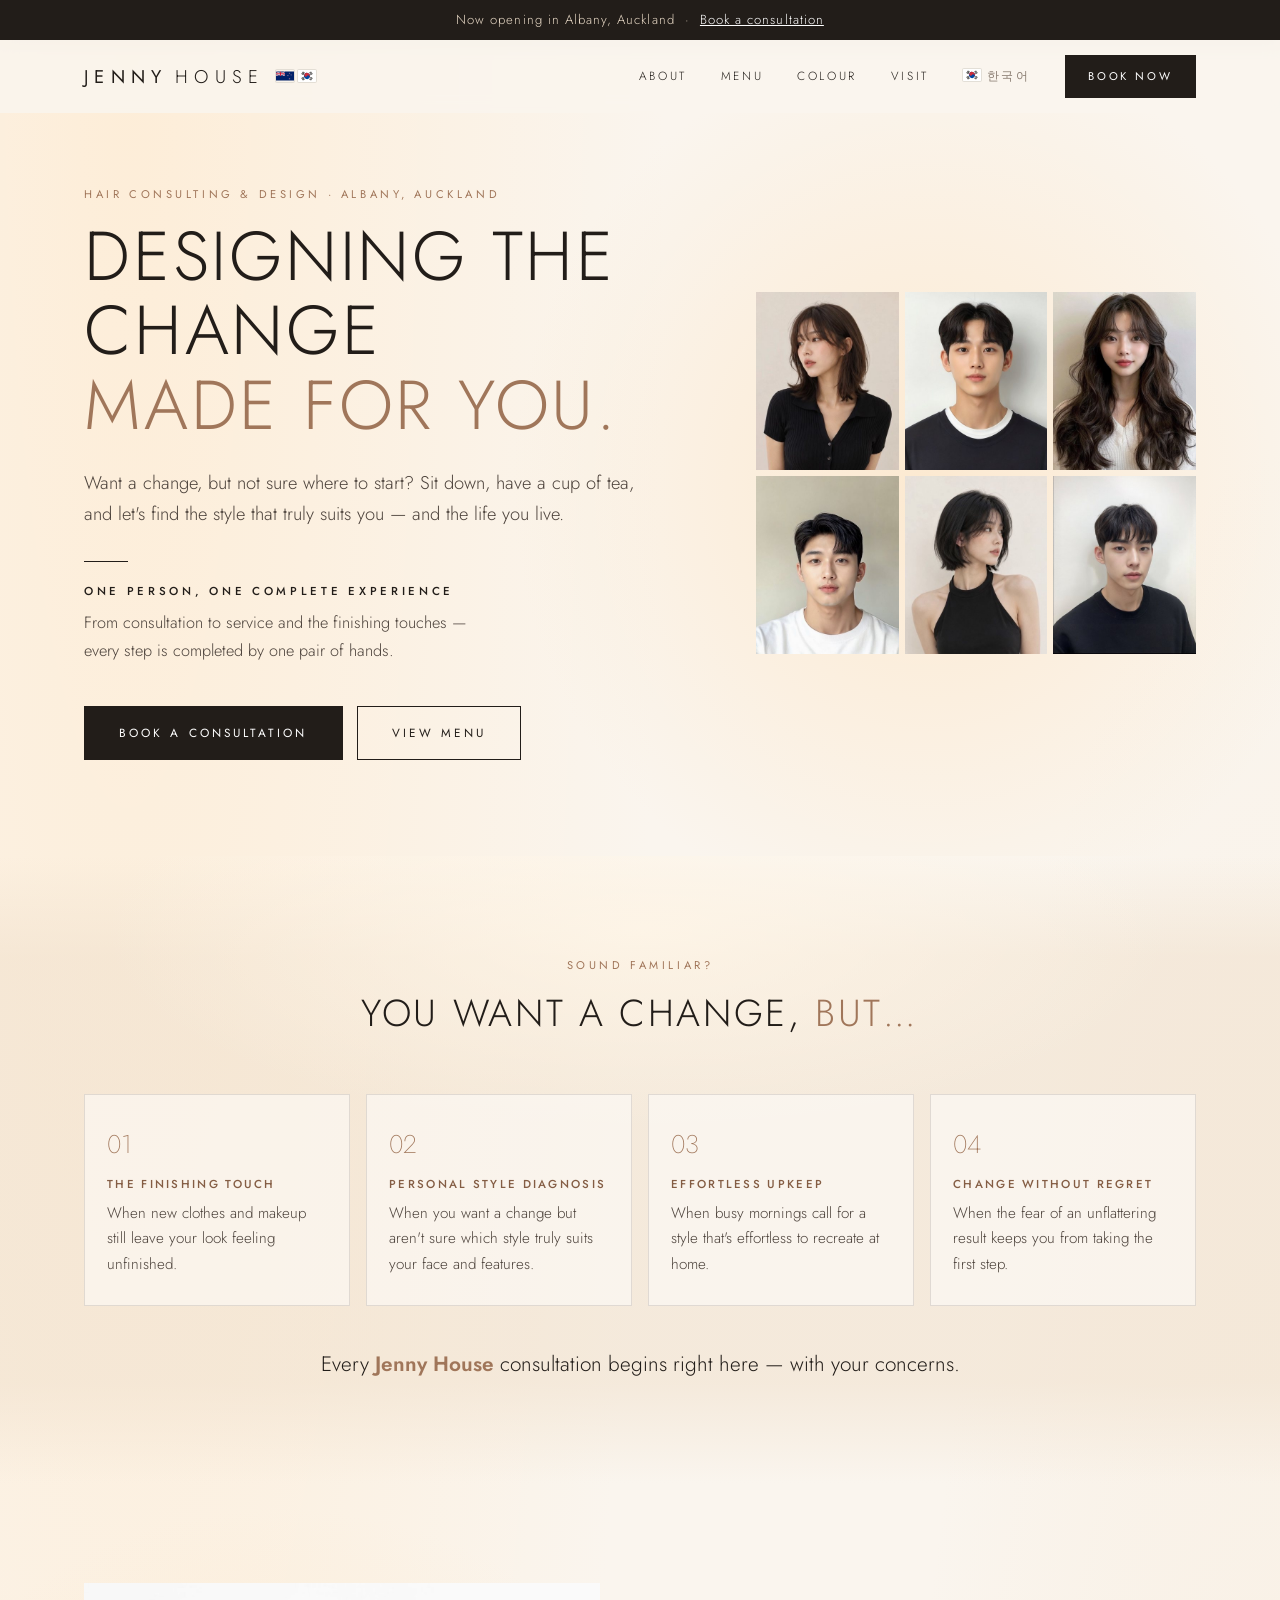
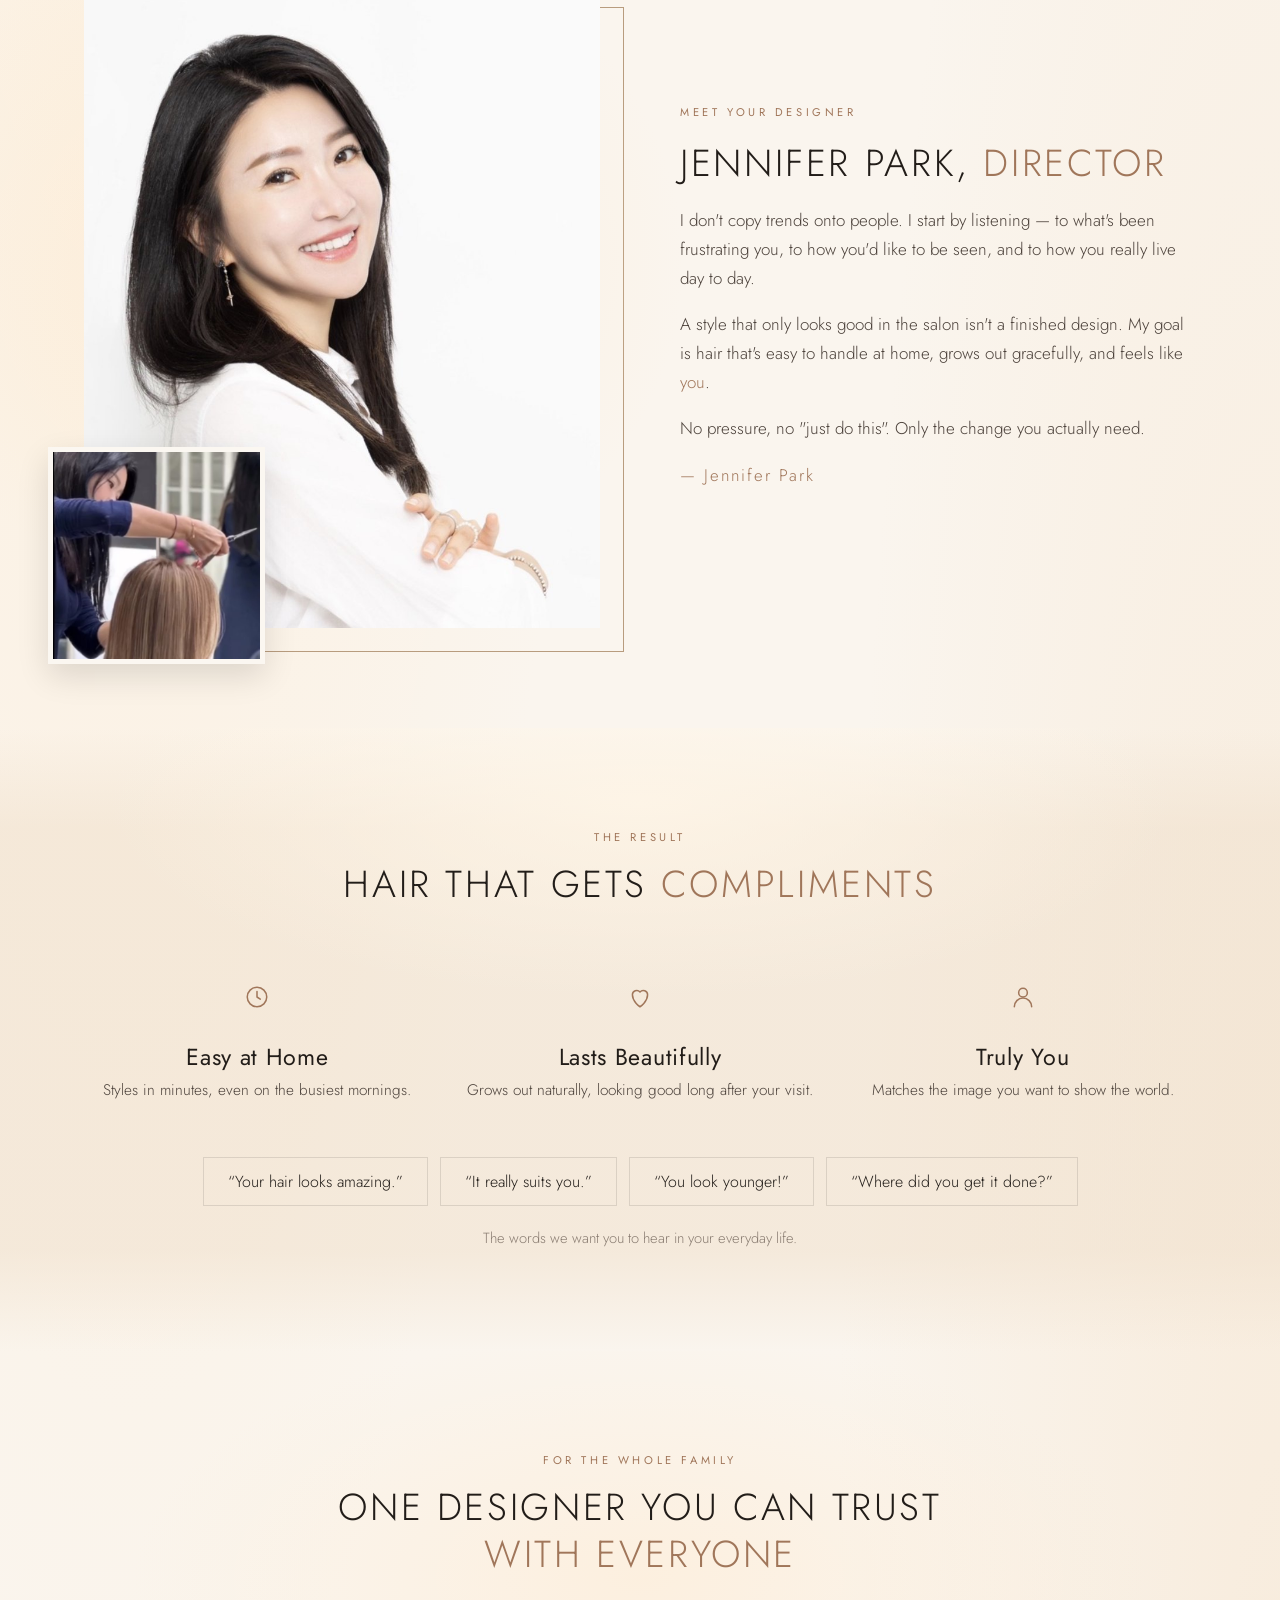
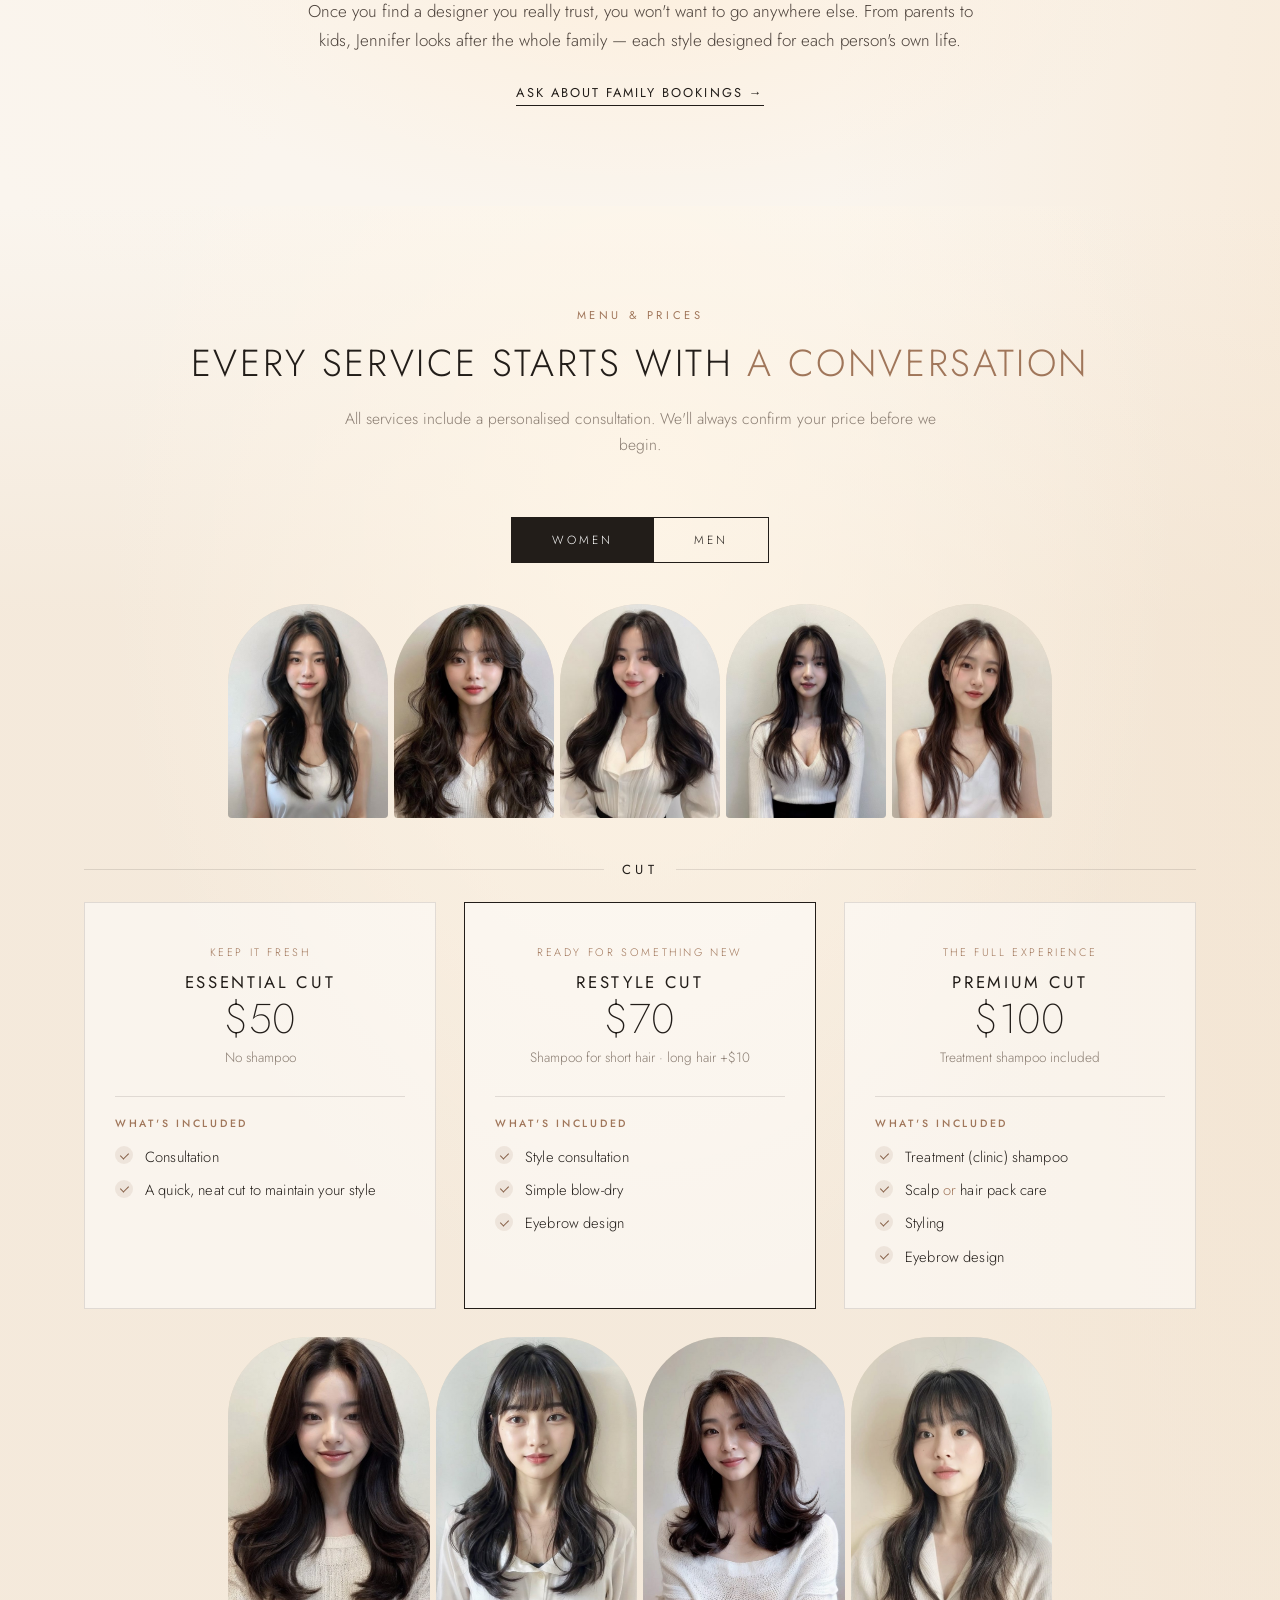
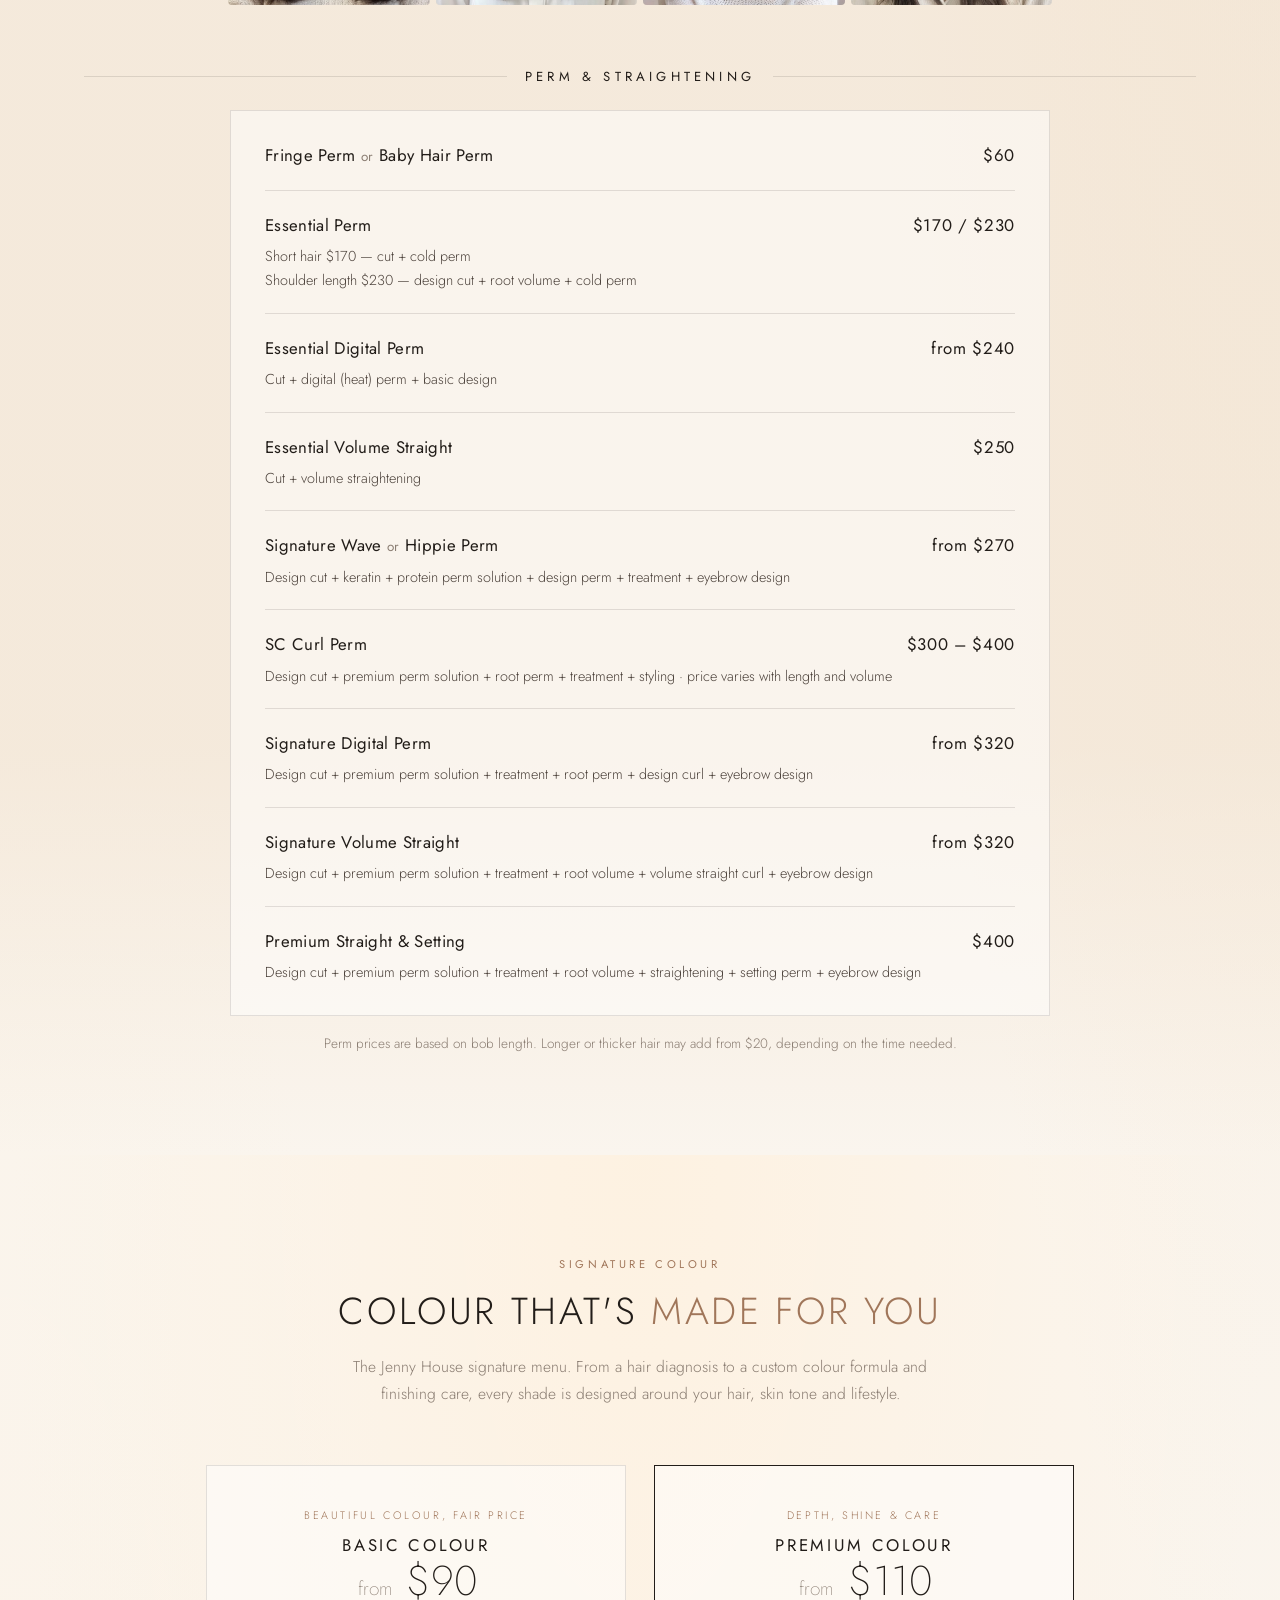
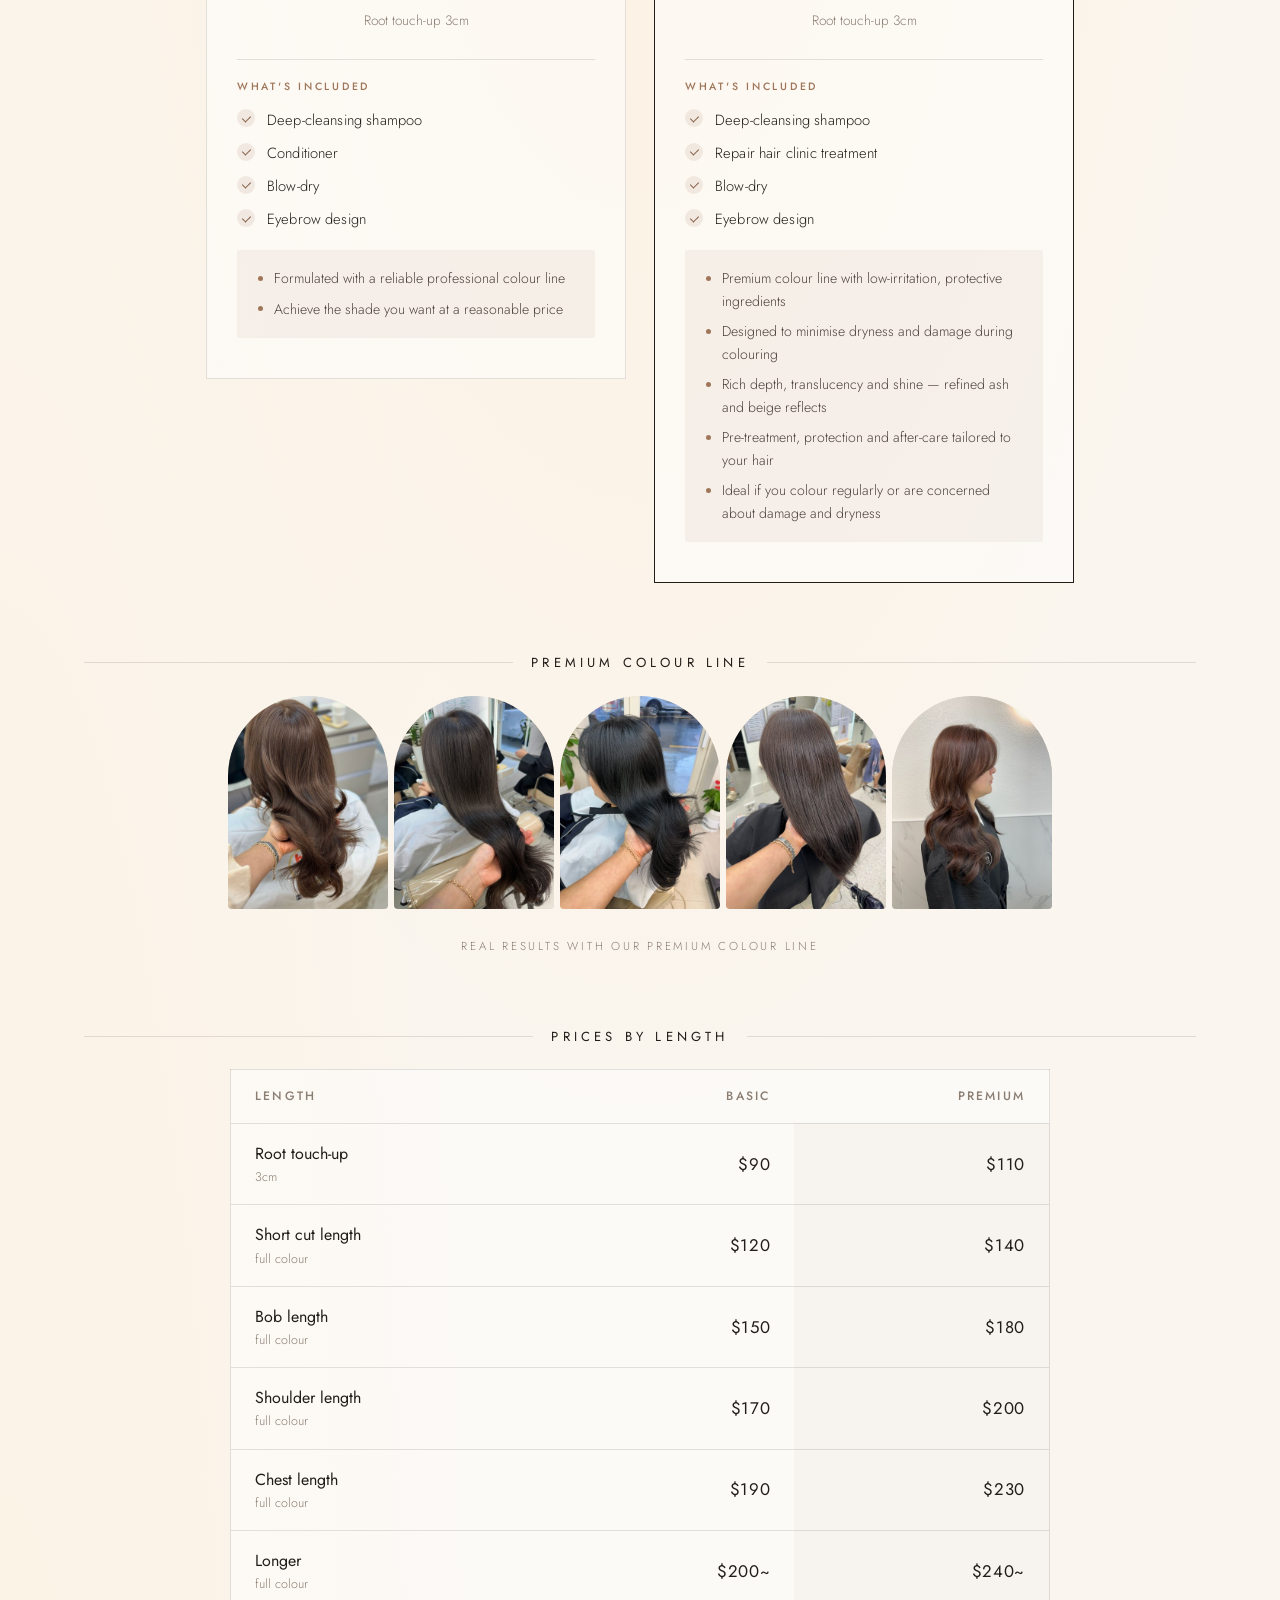
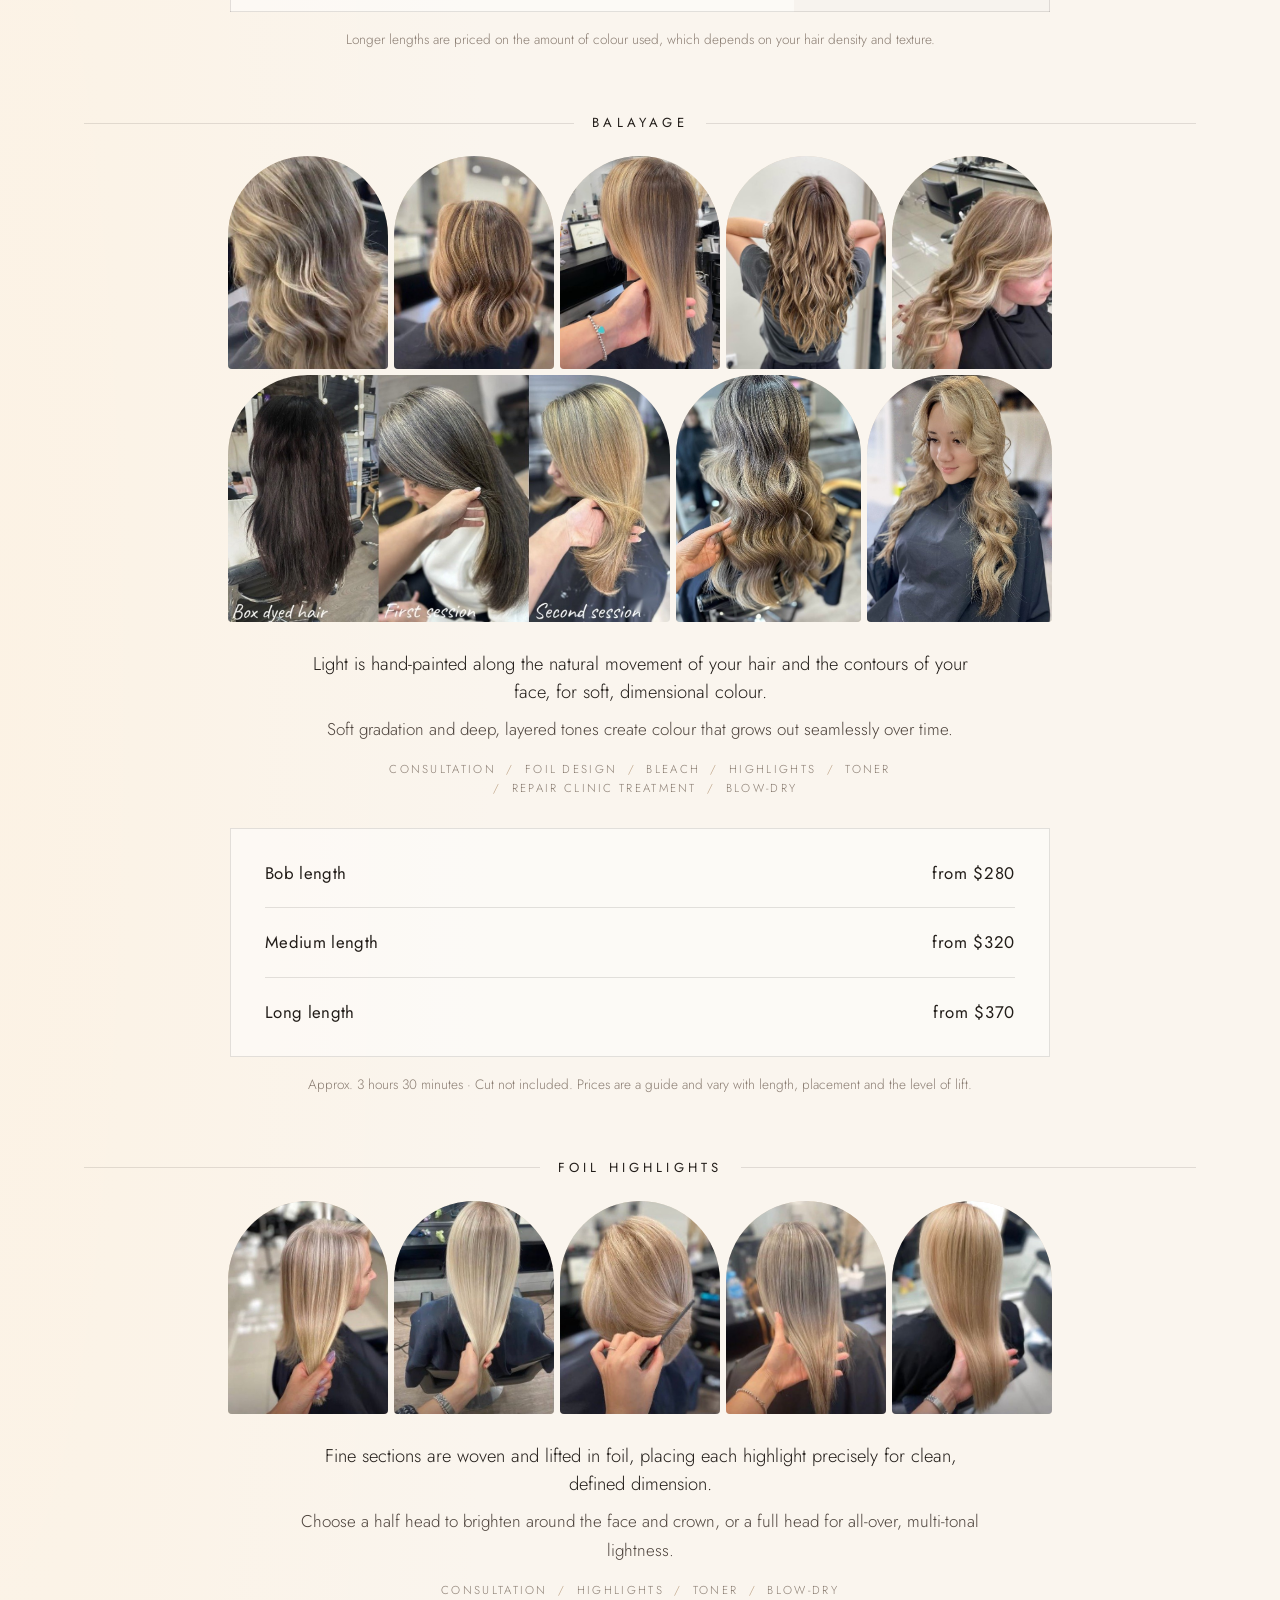
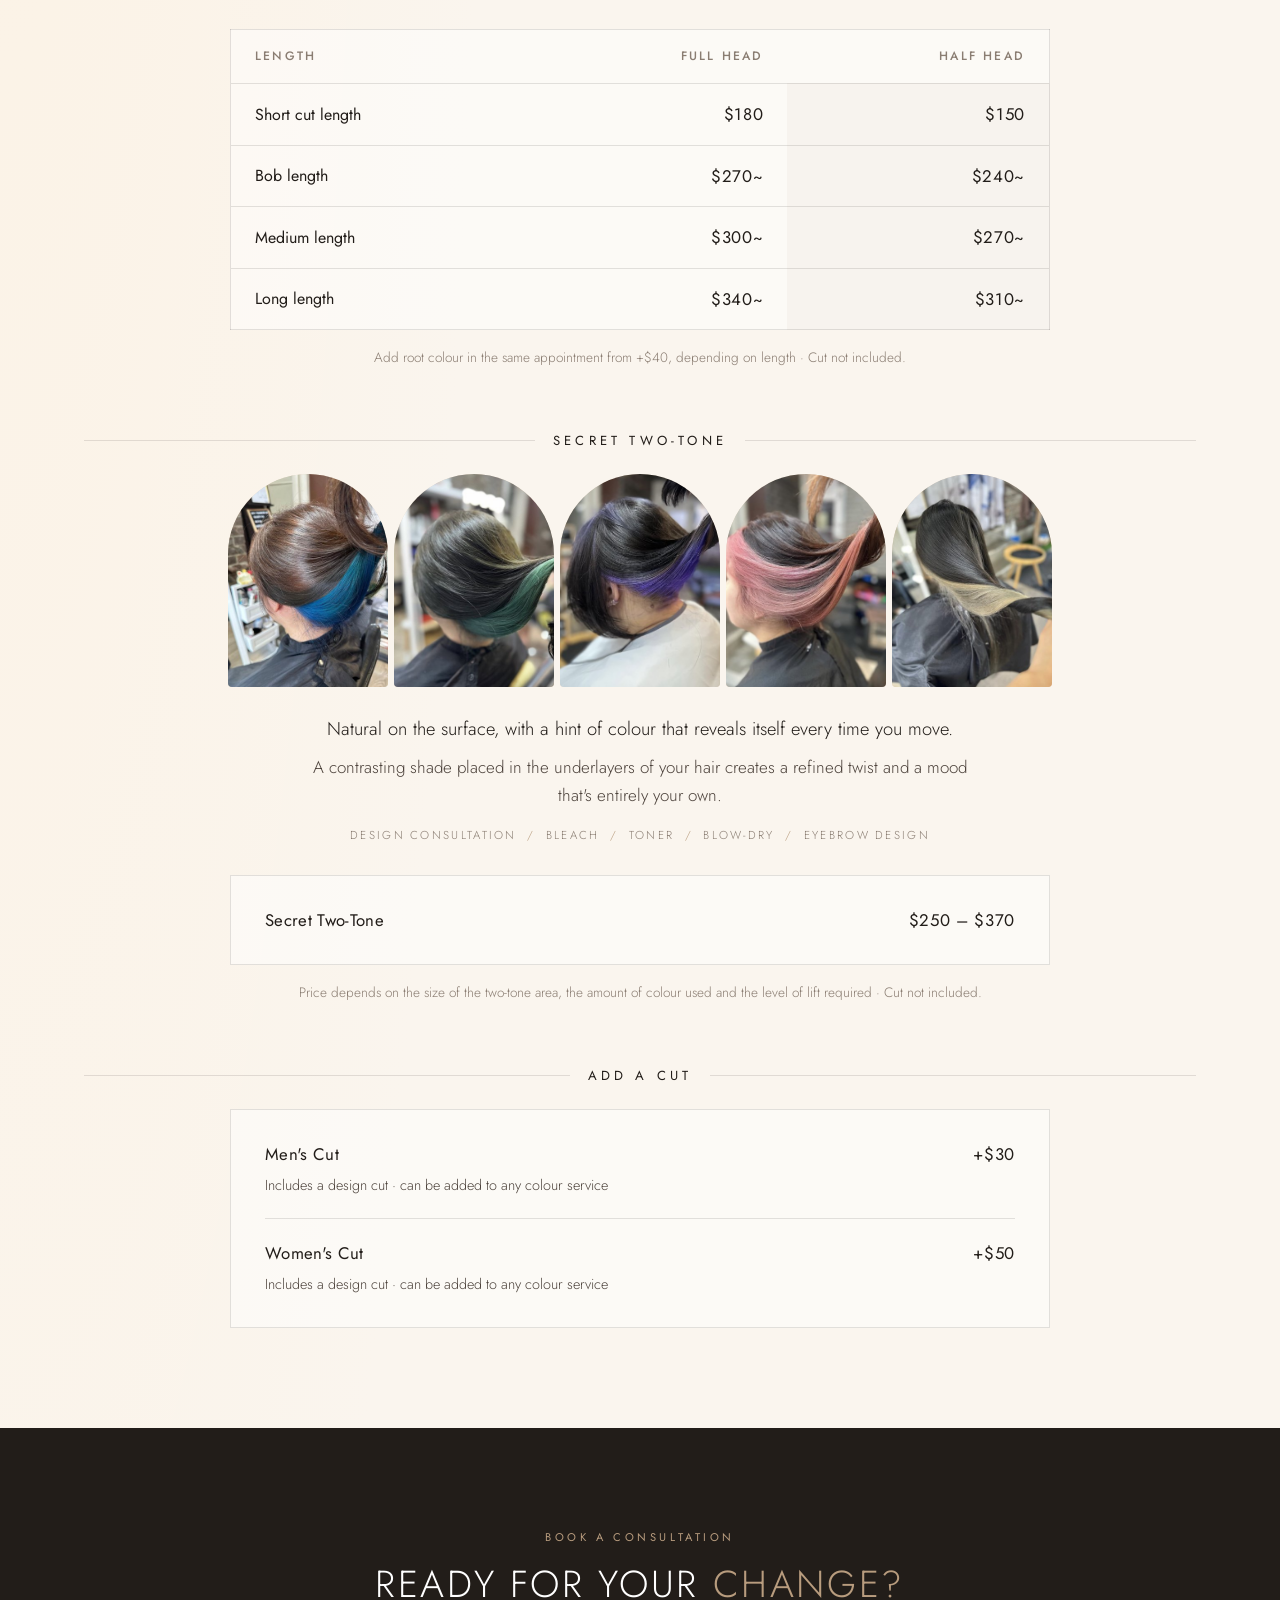
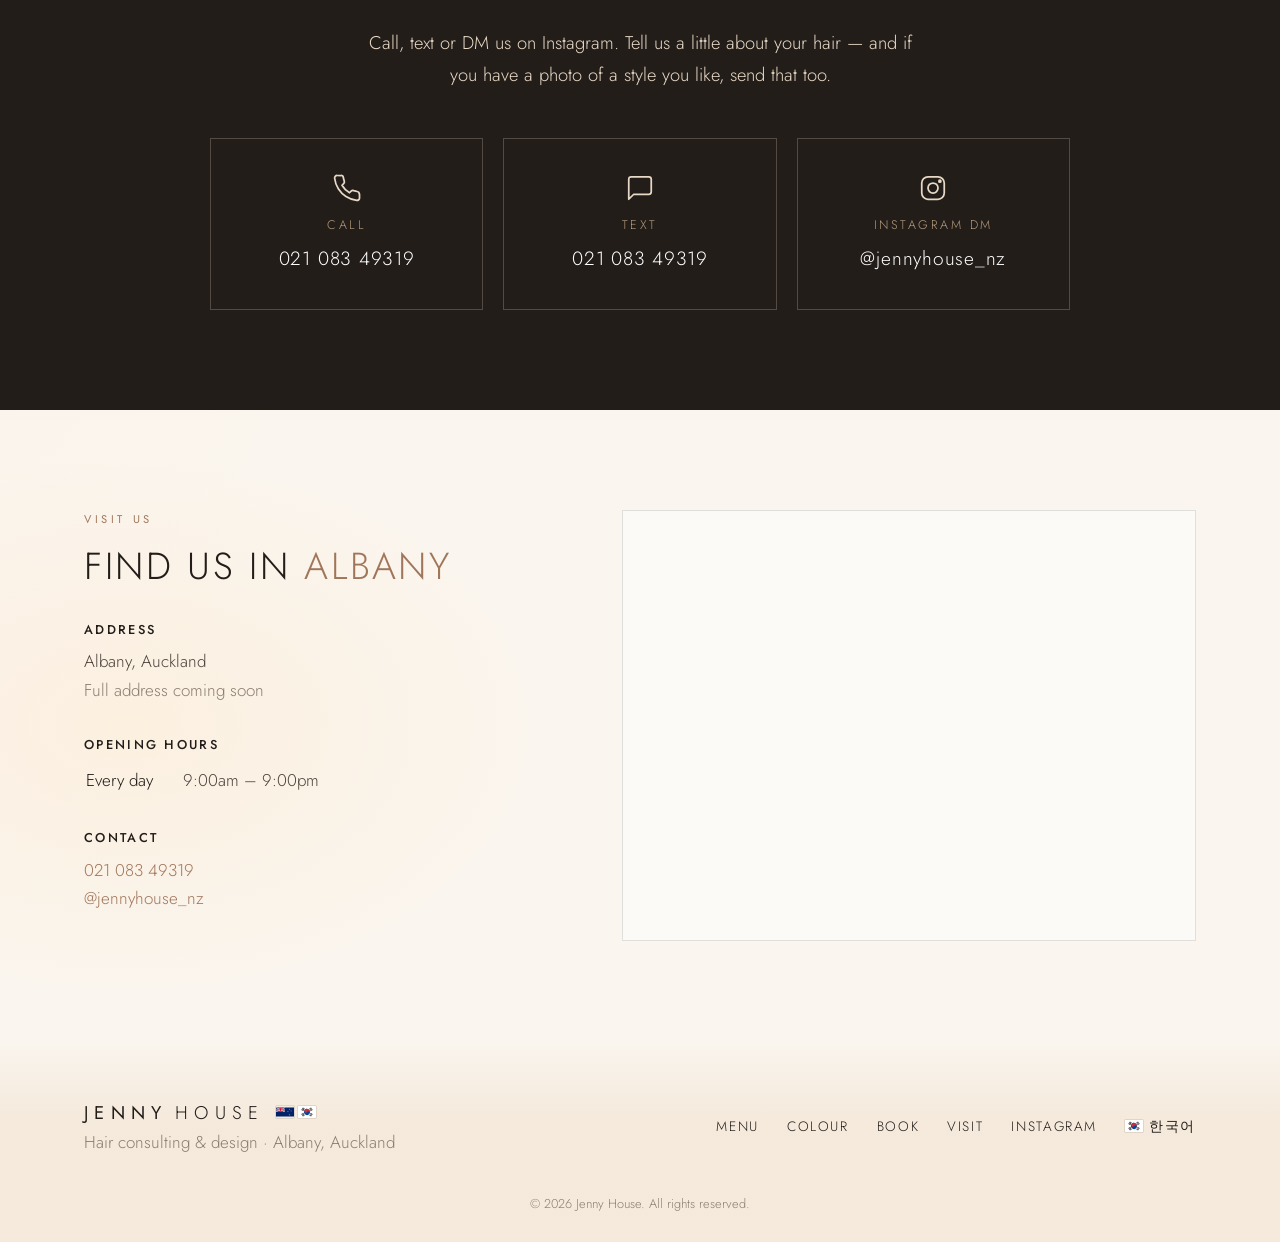
<file: index.html>
<!DOCTYPE html>
<html lang="en">
<head>
  <meta charset="UTF-8">
  <meta name="viewport" content="width=device-width, initial-scale=1.0">
  <title>Jenny House | Hair Consulting &amp; Design in Albany, Auckland</title>
  <meta name="description" content="Jenny House — hair consulting and design by Jennifer Park in Albany, Auckland. Want a change but not sure what suits you? Start with a cup of tea and a real conversation.">
  <meta property="og:title" content="Jenny House | Designing the change made for you">
  <meta property="og:description" content="Hair consulting & design by Jennifer Park in Albany, Auckland.">
  <link rel="preconnect" href="https://fonts.googleapis.com">
  <link rel="preconnect" href="https://fonts.gstatic.com" crossorigin>
  <link href="https://fonts.googleapis.com/css2?family=Jost:wght@200;300;400;500&display=swap" rel="stylesheet">
  <link rel="stylesheet" href="style.css">
  <link rel="icon" href="data:image/svg+xml,<svg xmlns='http://www.w3.org/2000/svg' viewBox='0 0 100 100'><circle cx='50' cy='50' r='48' fill='%23a67b5b'/><text x='50' y='66' font-size='48' text-anchor='middle' fill='%23fff' font-family='serif'>J</text></svg>">
</head>
<body>

  <!-- 상단 공지 배너 -->
  <div class="announce">
    Now opening in Albany<span class="hide-mobile">, Auckland</span> &nbsp;·&nbsp; <a href="#book">Book a consultation</a>
  </div>

  <!-- 상단 메뉴 -->
  <header class="nav" id="nav">
    <div class="container nav-inner">
      <a href="#top" class="logo">Jenny <span>House</span><span class="logo-flags" aria-label="New Zealand · Korea"><img class="flag" src="images/flag-nz.svg" alt="" width="18" height="12"><img class="flag" src="images/flag-kr.svg" alt="" width="18" height="12"></span></a>
      <nav class="menu" id="menu">
        <a href="#jennifer">About</a>
        <a href="#menu-list">Menu</a>
        <a href="#color">Colour</a>
        <a href="#visit">Visit</a>
        <a href="ko/" class="lang-switch" lang="ko"><img class="flag" src="images/flag-kr.svg" alt="" width="18" height="12">한국어</a>
        <a href="#book" class="btn btn-small">Book Now</a>
      </nav>
      <button class="burger" id="burger" aria-label="Open menu"><span></span><span></span><span></span></button>
    </div>
  </header>

  <!-- 메인 화면 -->
  <section class="hero" id="top">
    <div class="container hero-inner">
      <div class="hero-content">
        <p class="eyebrow">Hair Consulting &amp; Design · Albany, Auckland</p>
        <h1>Designing the change<br><em>made for you.</em></h1>
        <p class="lead">Want a change, but not sure where to start? Sit down, have a cup of tea, and let's find the style that truly suits you — and the life you live.</p>
        <div class="hero-promise">
          <p class="hero-promise-title" lang="en">One Person, One Complete Experience</p>
          <p>From consultation to service and the finishing touches — <br>every step is completed by one pair of hands.</p>
        </div>
        <div class="hero-actions">
          <a href="#book" class="btn">Book a Consultation</a>
          <a href="#menu-list" class="btn btn-ghost">View Menu</a>
        </div>
      </div>
      <div class="hero-photos">
        <img src="images/hero-1.jpg" alt="Layered medium cut">
        <img src="images/hero-2.jpg" alt="Men's soft parted fringe">
        <img src="images/hero-3.jpg" alt="Long waves with see-through bangs">
        <img src="images/hero-4.jpg" alt="Men's comma hair">
        <img src="images/hero-5.jpg" alt="Face-framing bob">
        <img src="images/hero-6.jpg" alt="Men's dandy cut">
      </div>
    </div>
  </section>

  <!-- 고민 -->
  <section class="pains">
    <div class="container">
      <div class="section-head">
        <p class="eyebrow">Sound familiar?</p>
        <h2>You want a change, <em>but…</em></h2>
      </div>
      <div class="pain-grid">
        <div class="pain reveal"><span class="num">01</span><div><h3 class="pain-title">The finishing touch</h3><p>When new clothes and makeup still leave your look feeling unfinished.</p></div></div>
        <div class="pain reveal"><span class="num">02</span><div><h3 class="pain-title">Personal style diagnosis</h3><p>When you want a change but aren't sure which style truly suits your face and features.</p></div></div>
        <div class="pain reveal"><span class="num">03</span><div><h3 class="pain-title">Effortless upkeep</h3><p>When busy mornings call for a style that's effortless to recreate at home.</p></div></div>
        <div class="pain reveal"><span class="num">04</span><div><h3 class="pain-title">Change without regret</h3><p>When the fear of an unflattering result keeps you from taking the first step.</p></div></div>
      </div>
      <p class="pain-close reveal">Every <strong>Jenny House</strong> consultation begins right here — with your concerns.</p>
    </div>
  </section>

  <!-- 원장 소개 -->
  <section class="about" id="jennifer">
    <div class="container about-grid">
      <div class="about-img reveal">
        <img src="images/jennifer-profile.jpg" alt="Jennifer Park, founder of Jenny House" loading="lazy">
        <img class="about-inset" src="images/jennifer-cutting.jpg" alt="Jennifer cutting a client's hair" loading="lazy">
      </div>
      <div class="about-text reveal">
        <p class="eyebrow">Meet Your Designer</p>
        <h2>Jennifer Park, <em>Director</em></h2>
        <p>I don't copy trends onto people. I start by listening — to what's been frustrating you, to how you'd like to be seen, and to how you really live day to day.</p>
        <p>A style that only looks good in the salon isn't a finished design. My goal is hair that's easy to handle at home, grows out gracefully, and feels like <em>you</em>.</p>
        <p>No pressure, no "just do this". Only the change you actually need.</p>
        <p class="signature">— Jennifer Park</p>
      </div>
    </div>
  </section>

  <!-- 결과: 칭찬받는 머리 -->
  <section class="result">
    <div class="container">
      <div class="section-head">
        <p class="eyebrow">The Result</p>
        <h2>Hair that gets <em>compliments</em></h2>
      </div>
      <div class="pillars">
        <div class="pillar reveal">
          <div class="icon"><svg viewBox="0 0 24 24"><circle cx="12" cy="12" r="9"/><path d="M12 7v5l3 2"/></svg></div>
          <h3>Easy at Home</h3>
          <p>Styles in minutes, even on the busiest mornings.</p>
        </div>
        <div class="pillar reveal">
          <div class="icon"><svg viewBox="0 0 24 24"><path d="M12 21s-7-4.5-7-11a4 4 0 0 1 7-2.6A4 4 0 0 1 19 10c0 6.5-7 11-7 11z"/></svg></div>
          <h3>Lasts Beautifully</h3>
          <p>Grows out naturally, looking good long after your visit.</p>
        </div>
        <div class="pillar reveal">
          <div class="icon"><svg viewBox="0 0 24 24"><circle cx="12" cy="8" r="4"/><path d="M4 21c0-4.4 3.6-8 8-8s8 3.6 8 8"/></svg></div>
          <h3>Truly You</h3>
          <p>Matches the image you want to show the world.</p>
        </div>
      </div>
      <div class="quotes reveal">
        <span>“Your hair looks amazing.”</span>
        <span>“It really suits you.”</span>
        <span>“You look younger!”</span>
        <span>“Where did you get it done?”</span>
      </div>
      <p class="quotes-caption">The words we want you to hear in your everyday life.</p>
    </div>
  </section>

  <!-- 온 가족 -->
  <section class="family">
    <div class="container family-inner reveal">
      <p class="eyebrow">For the Whole Family</p>
      <h2>One designer you can trust <em>with everyone</em></h2>
      <p>Once you find a designer you really trust, you won't want to go anywhere else. From parents to kids, Jennifer looks after the whole family — each style designed for each person's own life.</p>
      <a href="#book" class="link-arrow">Ask about family bookings →</a>
    </div>
  </section>

  <!-- 메뉴 -->
  <section class="services" id="menu-list">
    <div class="container">
      <div class="section-head">
        <p class="eyebrow">Menu &amp; Prices</p>
        <h2>Every service starts with <em>a conversation</em></h2>
        <p class="section-sub">All services include a personalised consultation. We'll always confirm your price before we begin.</p>
      </div>

      <div class="tabs" role="tablist">
        <button class="tab active" role="tab" aria-selected="true" data-tab="women">Women</button>
        <button class="tab" role="tab" aria-selected="false" data-tab="men">Men</button>
      </div>

      <!-- 여성 메뉴 -->
      <div class="tab-panel active" id="panel-women" role="tabpanel">
        <div class="menu-photos">
          <img src="images/menu-women-1.jpg" alt="Long layered straight hair with face-framing pieces" loading="lazy">
          <img src="images/menu-women-2.jpg" alt="Long waves with see-through bangs" loading="lazy">
          <img src="images/menu-women-3.jpg" alt="Long soft C-curl framing the face" loading="lazy">
          <img src="images/menu-women-4.jpg" alt="Long layered hush cut with bangs" loading="lazy">
          <img src="images/menu-women-5.jpg" alt="Natural long layered cut" loading="lazy">
        </div>
        <h3 class="menu-group">Cut</h3>
        <div class="price-cards three">
          <div class="price-card">
            <p class="card-tag">Keep it fresh</p>
            <h3>Essential Cut</h3>
            <p class="price">$50</p>
            <p class="meta">No shampoo</p>
            <ul class="includes">
              <li>Consultation</li>
              <li>A quick, neat cut to maintain your style</li>
            </ul>
          </div>
          <div class="price-card featured">
            <p class="card-tag">Ready for something new</p>
            <h3>Restyle Cut</h3>
            <p class="price">$70</p>
            <p class="meta">Shampoo for short hair · long hair +$10</p>
            <ul class="includes">
              <li>Style consultation</li>
              <li>Simple blow-dry</li>
              <li>Eyebrow design</li>
            </ul>
          </div>
          <div class="price-card">
            <p class="card-tag">The full experience</p>
            <h3>Premium Cut</h3>
            <p class="price">$100</p>
            <p class="meta">Treatment shampoo included</p>
            <ul class="includes">
              <li>Treatment (clinic) shampoo</li>
              <li>Scalp <em>or</em> hair pack care</li>
              <li>Styling</li>
              <li>Eyebrow design</li>
            </ul>
          </div>
        </div>
        <div class="cut-styles">
          <img src="images/womens-style-1.jpg" alt="Women's long layered hair with soft face-framing waves" loading="lazy">
          <img src="images/womens-style-2.jpg" alt="Women's long layered cut with see-through bangs" loading="lazy">
          <img src="images/womens-style-3.jpg" alt="Women's medium-length C-curl with side-swept bangs" loading="lazy">
          <img src="images/womens-style-4.jpg" alt="Women's long wolf-style layers with wispy bangs" loading="lazy">
        </div>

        <h3 class="menu-group">Perm &amp; Straightening</h3>
        <ul class="menu-list">
          <li>
            <div class="ml-head"><span class="ml-name">Fringe Perm <small>or</small> Baby Hair Perm</span><span class="ml-price">$60</span></div>
          </li>
          <li>
            <div class="ml-head"><span class="ml-name">Essential Perm</span><span class="ml-price">$170 / $230</span></div>
            <p class="ml-desc">Short hair $170 — cut + cold perm<br>Shoulder length $230 — design cut + root volume + cold perm</p>
          </li>
          <li>
            <div class="ml-head"><span class="ml-name">Essential Digital Perm</span><span class="ml-price">from $240</span></div>
            <p class="ml-desc">Cut + digital (heat) perm + basic design</p>
          </li>
          <li>
            <div class="ml-head"><span class="ml-name">Essential Volume Straight</span><span class="ml-price">$250</span></div>
            <p class="ml-desc">Cut + volume straightening</p>
          </li>
          <li>
            <div class="ml-head"><span class="ml-name">Signature Wave <small>or</small> Hippie Perm</span><span class="ml-price">from $270</span></div>
            <p class="ml-desc">Design cut + keratin + protein perm solution + design perm + treatment + eyebrow design</p>
          </li>
          <li>
            <div class="ml-head"><span class="ml-name">SC Curl Perm</span><span class="ml-price">$300 – $400</span></div>
            <p class="ml-desc">Design cut + premium perm solution + root perm + treatment + styling · price varies with length and volume</p>
          </li>
          <li>
            <div class="ml-head"><span class="ml-name">Signature Digital Perm</span><span class="ml-price">from $320</span></div>
            <p class="ml-desc">Design cut + premium perm solution + treatment + root perm + design curl + eyebrow design</p>
          </li>
          <li>
            <div class="ml-head"><span class="ml-name">Signature Volume Straight</span><span class="ml-price">from $320</span></div>
            <p class="ml-desc">Design cut + premium perm solution + treatment + root volume + volume straight curl + eyebrow design</p>
          </li>
          <li>
            <div class="ml-head"><span class="ml-name">Premium Straight &amp; Setting</span><span class="ml-price">$400</span></div>
            <p class="ml-desc">Design cut + premium perm solution + treatment + root volume + straightening + setting perm + eyebrow design</p>
          </li>
        </ul>
        <p class="menu-note">Perm prices are based on bob length. Longer or thicker hair may add from $20, depending on the time needed.</p>
      </div>

      <!-- 남성 메뉴 -->
      <div class="tab-panel" id="panel-men" role="tabpanel" hidden>
        <div class="menu-photos">
          <img src="images/menu-men-1.jpg" alt="Men's soft dandy cut with fringe" loading="lazy">
          <img src="images/menu-men-2.jpg" alt="Men's short two-block crop" loading="lazy">
          <img src="images/menu-men-3.jpg" alt="Men's comma hair with a soft part" loading="lazy">
          <img src="images/menu-men-4.jpg" alt="Men's natural parted perm" loading="lazy">
          <img src="images/menu-men-5.jpg" alt="Men's textured side-swept style" loading="lazy">
        </div>
        <h3 class="menu-group">Cut</h3>
        <div class="price-cards three">
          <div class="price-card">
            <p class="card-tag">Quick &amp; clean</p>
            <h3>Essential Cut</h3>
            <p class="price">$40</p>
            <p class="meta">20 min · No shampoo</p>
            <ul class="includes">
              <li>Quick consultation</li>
              <li>Keep your style, tidy the length</li>
              <li>Fast, clean maintenance cut</li>
            </ul>
          </div>
          <div class="price-card featured">
            <p class="card-tag">Designed for you</p>
            <h3>Signature Design Cut</h3>
            <p class="price">$50</p>
            <p class="meta">30 min · Shampoo included</p>
            <ul class="includes">
              <li>Style consultation</li>
              <li>Designed for your face shape &amp; hair type</li>
              <li>Shampoo after cut</li>
              <li>Eyebrow design</li>
              <li>From keeping your style to a light change</li>
            </ul>
          </div>
          <div class="price-card">
            <p class="card-tag">Full service</p>
            <h3>Premium Cut</h3>
            <p class="price">$85</p>
            <p class="meta">60 min · Full service</p>
            <ul class="includes">
              <li>Detailed style consultation</li>
              <li>Shampoo &amp; custom design cut</li>
              <li>Scalp care — scaling pack, massage &amp; tonic</li>
              <li>Styling &amp; eyebrow design</li>
              <li>Home-care and styling tips</li>
            </ul>
          </div>
        </div>
        <div class="cut-styles">
          <img src="images/mens-style-1.jpg" alt="Men's short side-parted cut with faded sides" loading="lazy">
          <img src="images/mens-style-2.jpg" alt="Men's soft textured perm with curtain fringe" loading="lazy">
          <img src="images/mens-style-3.jpg" alt="Men's natural centre-parted wave" loading="lazy">
          <img src="images/mens-style-4.jpg" alt="Men's short textured crop" loading="lazy">
        </div>

        <h3 class="menu-group">Perm &amp; Down Perm</h3>
        <ul class="menu-list">
          <li>
            <div class="ml-head"><span class="ml-name">Side Down Perm + Haircut</span><span class="ml-price">$80</span></div>
            <p class="ml-desc">50 min · Neatly flattens puffy sides for a clean look. Recommended if your side hair sticks out.</p>
          </li>
          <li>
            <div class="ml-head"><span class="ml-name">Side &amp; Back Down Perm + Haircut</span><span class="ml-price">$100</span></div>
            <p class="ml-desc">60 min · Tames both sides and back for a cleaner silhouette. Recommended if your hair puffs up all over.</p>
            <span class="badge">Shampoo &amp; 3-minute blow-dry every morning!</span>
          </li>
          <li>
            <div class="ml-head"><span class="ml-name">Signature Style Cut + Down Perm</span><span class="ml-price">$120</span></div>
            <p class="ml-desc">75 min · A design cut and down perm together to complete your whole silhouette. Recommended for thick hair that puffs up all over.</p>
            <span class="badge">Shampoo &amp; 3-minute blow-dry every morning!</span>
          </li>
          <li>
            <div class="ml-head"><span class="ml-name">Leaf Perm</span><span class="ml-price">$140</span></div>
            <p class="ml-desc">100 min · Natural flow and light volume — lifts the roots while gently laying down puffy areas.</p>
          </li>
          <li>
            <div class="ml-head"><span class="ml-name">Design Perm</span><span class="ml-price">$140</span></div>
            <p class="ml-desc">120 min · Curls and natural volume designed for your face shape, hair type and the image you want.</p>
          </li>
          <li>
            <div class="ml-head"><span class="ml-name">Hippie Perm</span><span class="ml-price">$160</span></div>
            <p class="ml-desc">120 min · Full curls with a free, textured feel.</p>
          </li>
          <li>
            <div class="ml-head"><span class="ml-name">Volume Straight</span><span class="ml-price">$200</span></div>
            <p class="ml-desc">Smooths frizz and curl while keeping natural volume, shine and soft movement — easy to style every day. Add a cut +$40.</p>
          </li>
        </ul>
      </div>
    </div>
  </section>

  <!-- 시그니처 컬러 메뉴 -->
  <section class="color" id="color">
    <div class="container">
      <div class="section-head">
        <p class="eyebrow">Signature Colour</p>
        <h2>Colour that's <em>made for you</em></h2>
        <p class="section-sub">The Jenny House signature menu. From a hair diagnosis to a custom colour formula and finishing care, every shade is designed around your hair, skin tone and lifestyle.</p>
      </div>

      <div class="price-cards color-cards">
        <div class="price-card">
          <p class="card-tag">Beautiful colour, fair price</p>
          <h3>Basic Colour</h3>
          <p class="price"><small>from</small> $90</p>
          <p class="meta">Root touch-up 3cm</p>
          <ul class="includes">
            <li>Deep-cleansing shampoo</li>
            <li>Conditioner</li>
            <li>Blow-dry</li>
            <li>Eyebrow design</li>
          </ul>
          <ul class="color-points">
            <li>Formulated with a reliable professional colour line</li>
            <li>Achieve the shade you want at a reasonable price</li>
          </ul>
        </div>
        <div class="price-card featured">
          <p class="card-tag">Depth, shine &amp; care</p>
          <h3>Premium Colour</h3>
          <p class="price"><small>from</small> $110</p>
          <p class="meta">Root touch-up 3cm</p>
          <ul class="includes">
            <li>Deep-cleansing shampoo</li>
            <li>Repair hair clinic treatment</li>
            <li>Blow-dry</li>
            <li>Eyebrow design</li>
          </ul>
          <ul class="color-points">
            <li>Premium colour line with low-irritation, protective ingredients</li>
            <li>Designed to minimise dryness and damage during colouring</li>
            <li>Rich depth, translucency and shine — refined ash and beige reflects</li>
            <li>Pre-treatment, protection and after-care tailored to your hair</li>
            <li>Ideal if you colour regularly or are concerned about damage and dryness</li>
          </ul>
        </div>
      </div>

      <h3 class="menu-group">Premium Colour Line</h3>
      <div class="menu-photos">
        <img src="images/premium-5.jpg" alt="Milk-tea brown on long soft waves" loading="lazy">
        <img src="images/premium-2.jpg" alt="Soft ash brown on long straight hair" loading="lazy">
        <img src="images/premium-3.jpg" alt="Glossy blue-black on long hair" loading="lazy">
        <img src="images/premium-4.jpg" alt="Cool mocha brown on long straight hair" loading="lazy">
        <img src="images/premium-1.jpg" alt="Warm chocolate brown on long layered waves" loading="lazy">
      </div>
      <p class="photo-caption">Real results with our premium colour line</p>

      <h3 class="menu-group">Prices by Length</h3>
      <table class="color-table">
        <thead>
          <tr><th scope="col">Length</th><th scope="col">Basic</th><th scope="col">Premium</th></tr>
        </thead>
        <tbody>
          <tr><th scope="row">Root touch-up <small>3cm</small></th><td>$90</td><td>$110</td></tr>
          <tr><th scope="row">Short cut length <small>full colour</small></th><td>$120</td><td>$140</td></tr>
          <tr><th scope="row">Bob length <small>full colour</small></th><td>$150</td><td>$180</td></tr>
          <tr><th scope="row">Shoulder length <small>full colour</small></th><td>$170</td><td>$200</td></tr>
          <tr><th scope="row">Chest length <small>full colour</small></th><td>$190</td><td>$230</td></tr>
          <tr><th scope="row">Longer <small>full colour</small></th><td>$200~</td><td>$240~</td></tr>
        </tbody>
      </table>
      <p class="menu-note">Longer lengths are priced on the amount of colour used, which depends on your hair density and texture.</p>

      <h3 class="menu-group">Balayage</h3>
      <div class="menu-photos">
        <img src="images/balayage-1.jpg" alt="Ash blonde balayage on soft waves" loading="lazy">
        <img src="images/balayage-2.jpg" alt="Warm caramel balayage on a wavy bob" loading="lazy">
        <img src="images/balayage-3.jpg" alt="Soft blonde balayage on a straight lob" loading="lazy">
        <img src="images/balayage-4.jpg" alt="Bronde balayage on long loose waves" loading="lazy">
        <img src="images/balayage-5.jpg" alt="Soft beige balayage with face-framing waves" loading="lazy">
      </div>
      <div class="feature-photos">
        <img class="wide" src="images/balayage-before-after.jpg" alt="Colour correction from box-dyed hair to soft blonde over two sessions" loading="lazy">
        <img src="images/balayage-6.jpg" alt="Ash beige balayage on long waves" loading="lazy">
        <img src="images/balayage-7.jpg" alt="Soft champagne blonde balayage with face-framing waves" loading="lazy">
      </div>
      <div class="color-intro">
        <p class="color-lead">Light is hand-painted along the natural movement of your hair and the contours of your face, for soft, dimensional colour.</p>
        <p>Soft gradation and deep, layered tones create colour that grows out seamlessly over time.</p>
        <ul class="chips">
          <li>Consultation</li><li>Foil design</li><li>Bleach</li><li>Highlights</li><li>Toner</li><li>Repair clinic treatment</li><li>Blow-dry</li>
        </ul>
      </div>
      <ul class="menu-list">
        <li>
          <div class="ml-head"><span class="ml-name">Bob length</span><span class="ml-price">from $280</span></div>
        </li>
        <li>
          <div class="ml-head"><span class="ml-name">Medium length</span><span class="ml-price">from $320</span></div>
        </li>
        <li>
          <div class="ml-head"><span class="ml-name">Long length</span><span class="ml-price">from $370</span></div>
        </li>
      </ul>
      <p class="menu-note">Approx. 3 hours 30 minutes · Cut not included. Prices are a guide and vary with length, placement and the level of lift.</p>

      <h3 class="menu-group">Foil Highlights</h3>
      <div class="menu-photos">
        <img src="images/foils-1.jpg" alt="Bright face-framing foil highlights" loading="lazy">
        <img src="images/foils-2.jpg" alt="Platinum full head foils on long hair" loading="lazy">
        <img src="images/foils-3.jpg" alt="Fine blonde foil highlights on a bob" loading="lazy">
        <img src="images/foils-4.jpg" alt="Ash blonde foil highlights" loading="lazy">
        <img src="images/foils-5.jpg" alt="Golden blonde full head foils" loading="lazy">
      </div>
      <div class="color-intro">
        <p class="color-lead">Fine sections are woven and lifted in foil, placing each highlight precisely for clean, defined dimension.</p>
        <p>Choose a half head to brighten around the face and crown, or a full head for all-over, multi-tonal lightness.</p>
        <ul class="chips">
          <li>Consultation</li><li>Highlights</li><li>Toner</li><li>Blow-dry</li>
        </ul>
      </div>
      <table class="color-table">
        <thead>
          <tr><th scope="col">Length</th><th scope="col">Full head</th><th scope="col">Half head</th></tr>
        </thead>
        <tbody>
          <tr><th scope="row">Short cut length</th><td>$180</td><td>$150</td></tr>
          <tr><th scope="row">Bob length</th><td>$270~</td><td>$240~</td></tr>
          <tr><th scope="row">Medium length</th><td>$300~</td><td>$270~</td></tr>
          <tr><th scope="row">Long length</th><td>$340~</td><td>$310~</td></tr>
        </tbody>
      </table>
      <p class="menu-note">Add root colour in the same appointment from +$40, depending on length · Cut not included.</p>

      <h3 class="menu-group">Secret Two-Tone</h3>
      <div class="menu-photos">
        <img src="images/two-tone-1.jpg" alt="Hidden ocean-blue two-tone under brown hair" loading="lazy">
        <img src="images/two-tone-3.jpg" alt="Emerald green secret two-tone" loading="lazy">
        <img src="images/two-tone-4.jpg" alt="Violet secret two-tone on a bob" loading="lazy">
        <img src="images/two-tone-5.jpg" alt="Rose pink secret two-tone" loading="lazy">
        <img src="images/two-tone-2.jpg" alt="Ash blonde secret two-tone under dark hair" loading="lazy">
      </div>
      <div class="color-intro">
        <p class="color-lead">Natural on the surface, with a hint of colour that reveals itself every time you move.</p>
        <p>A contrasting shade placed in the underlayers of your hair creates a refined twist and a mood that's entirely your own.</p>
        <ul class="chips">
          <li>Design consultation</li><li>Bleach</li><li>Toner</li><li>Blow-dry</li><li>Eyebrow design</li>
        </ul>
      </div>
      <ul class="menu-list">
        <li>
          <div class="ml-head"><span class="ml-name">Secret Two-Tone</span><span class="ml-price">$250 – $370</span></div>
        </li>
      </ul>
      <p class="menu-note">Price depends on the size of the two-tone area, the amount of colour used and the level of lift required · Cut not included.</p>

      <h3 class="menu-group">Add a Cut</h3>
      <ul class="menu-list">
        <li>
          <div class="ml-head"><span class="ml-name">Men's Cut</span><span class="ml-price">+$30</span></div>
          <p class="ml-desc">Includes a design cut · can be added to any colour service</p>
        </li>
        <li>
          <div class="ml-head"><span class="ml-name">Women's Cut</span><span class="ml-price">+$50</span></div>
          <p class="ml-desc">Includes a design cut · can be added to any colour service</p>
        </li>
      </ul>
    </div>
  </section>


  <!-- 예약 -->
  <section class="book" id="book">
    <div class="container book-inner">
      <p class="eyebrow">Book a Consultation</p>
      <h2>Ready for your <em>change?</em></h2>
      <p class="lead">Call, text or DM us on Instagram. Tell us a little about your hair — and if you have a photo of a style you like, send that too.</p>
      <div class="book-options">
        <a href="tel:+642108349319" class="book-option">
          <svg viewBox="0 0 24 24"><path d="M22 16.9v3a2 2 0 0 1-2.2 2 19.8 19.8 0 0 1-8.6-3.1 19.5 19.5 0 0 1-6-6A19.8 19.8 0 0 1 2.1 4.2 2 2 0 0 1 4.1 2h3a2 2 0 0 1 2 1.7c.1.9.4 1.8.7 2.7a2 2 0 0 1-.5 2.1L8 9.8a16 16 0 0 0 6 6l1.3-1.3a2 2 0 0 1 2.1-.4c.9.3 1.8.6 2.7.7a2 2 0 0 1 1.7 2z"/></svg>
          <span class="label">Call</span>
          <span class="value">021 083 49319</span>
        </a>
        <a href="sms:+642108349319" class="book-option">
          <svg viewBox="0 0 24 24"><path d="M21 15a2 2 0 0 1-2 2H7l-4 4V5a2 2 0 0 1 2-2h14a2 2 0 0 1 2 2z"/></svg>
          <span class="label">Text</span>
          <span class="value">021 083 49319</span>
        </a>
        <a href="https://ig.me/m/jennyhouse_nz" target="_blank" rel="noopener" class="book-option">
          <svg viewBox="0 0 24 24"><rect x="3" y="3" width="18" height="18" rx="5"/><circle cx="12" cy="12" r="4"/><circle cx="17.5" cy="6.5" r="0.8" fill="currentColor"/></svg>
          <span class="label">Instagram DM</span>
          <span class="value">@jennyhouse_nz</span>
        </a>
      </div>
    </div>
  </section>

  <!-- 오시는 길 -->
  <section class="visit" id="visit">
    <div class="container visit-grid">
      <div class="visit-info reveal">
        <p class="eyebrow">Visit Us</p>
        <h2>Find us in <em>Albany</em></h2>
        <div class="info-block">
          <h4>Address</h4>
          <p>Albany, Auckland<br><span class="muted">Full address coming soon</span></p>
        </div>
        <div class="info-block">
          <h4>Opening Hours</h4>
          <table class="hours">
            <tr><td>Every day</td><td>9:00am – 9:00pm</td></tr>
          </table>
        </div>
        <div class="info-block">
          <h4>Contact</h4>
          <p><a href="tel:+642108349319">021 083 49319</a><br>
          <a href="https://www.instagram.com/jennyhouse_nz/" target="_blank" rel="noopener">@jennyhouse_nz</a></p>
        </div>
      </div>
      <div class="map reveal">
        <iframe title="Map of Albany, Auckland" src="https://maps.google.com/maps?q=Albany%2C%20Auckland%2C%20New%20Zealand&z=14&output=embed" loading="lazy" referrerpolicy="no-referrer-when-downgrade"></iframe>
      </div>
    </div>
  </section>

  <!-- 하단 -->
  <footer class="footer">
    <div class="container footer-inner">
      <div>
        <a href="#top" class="logo">Jenny <span>House</span><span class="logo-flags" aria-label="New Zealand · Korea"><img class="flag" src="images/flag-nz.svg" alt="" width="18" height="12"><img class="flag" src="images/flag-kr.svg" alt="" width="18" height="12"></span></a>
        <p class="muted">Hair consulting &amp; design · Albany, Auckland</p>
      </div>
      <div class="footer-links">
        <a href="#menu-list">Menu</a>
        <a href="#color">Colour</a>
        <a href="#book">Book</a>
        <a href="#visit">Visit</a>
        <a href="https://www.instagram.com/jennyhouse_nz/" target="_blank" rel="noopener">Instagram</a>
        <a href="ko/" lang="ko"><img class="flag" src="images/flag-kr.svg" alt="" width="18" height="12">한국어</a>
      </div>
    </div>
    <p class="copyright">© <span id="year"></span> Jenny House. All rights reserved.</p>
  </footer>

  <!-- 휴대폰용 하단 고정 예약 버튼 -->
  <a href="#book" class="mobile-book">Book a Consultation</a>

  <script src="script.js"></script>
</body>
</html>
</file>
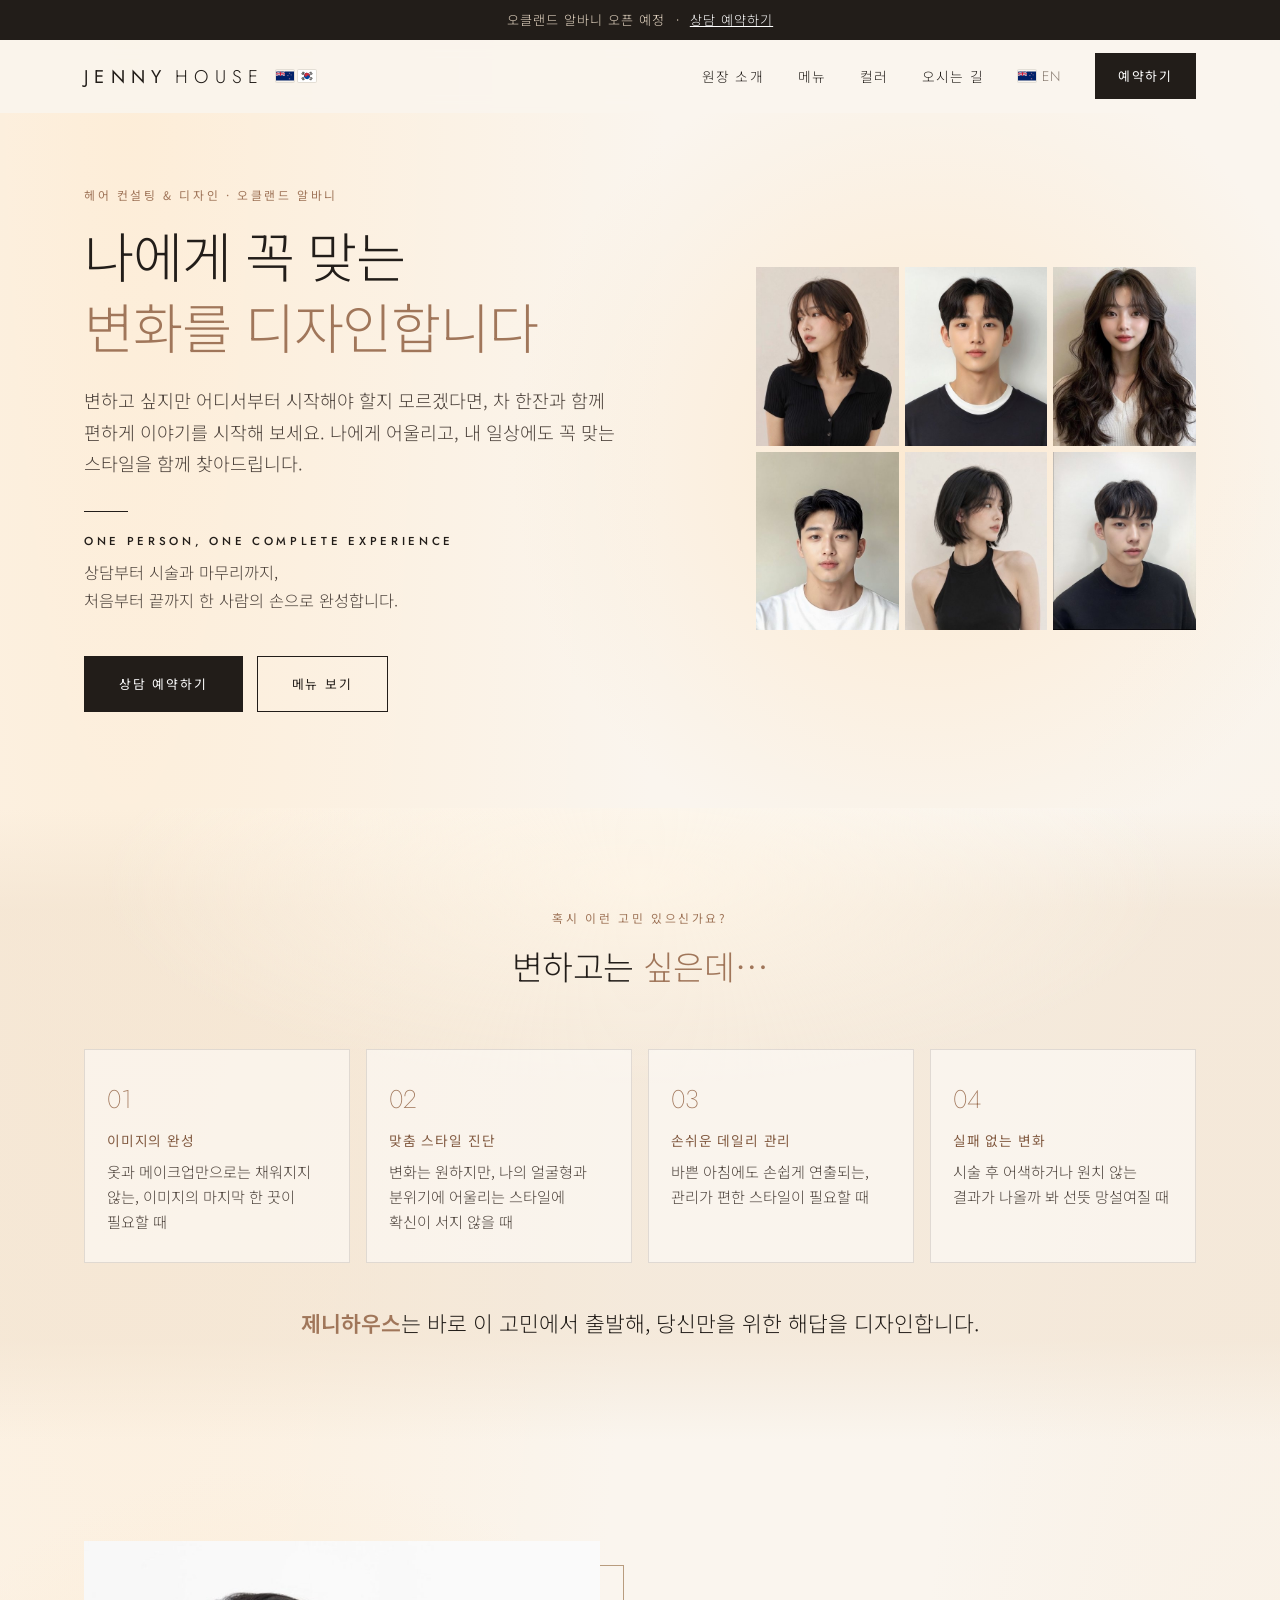
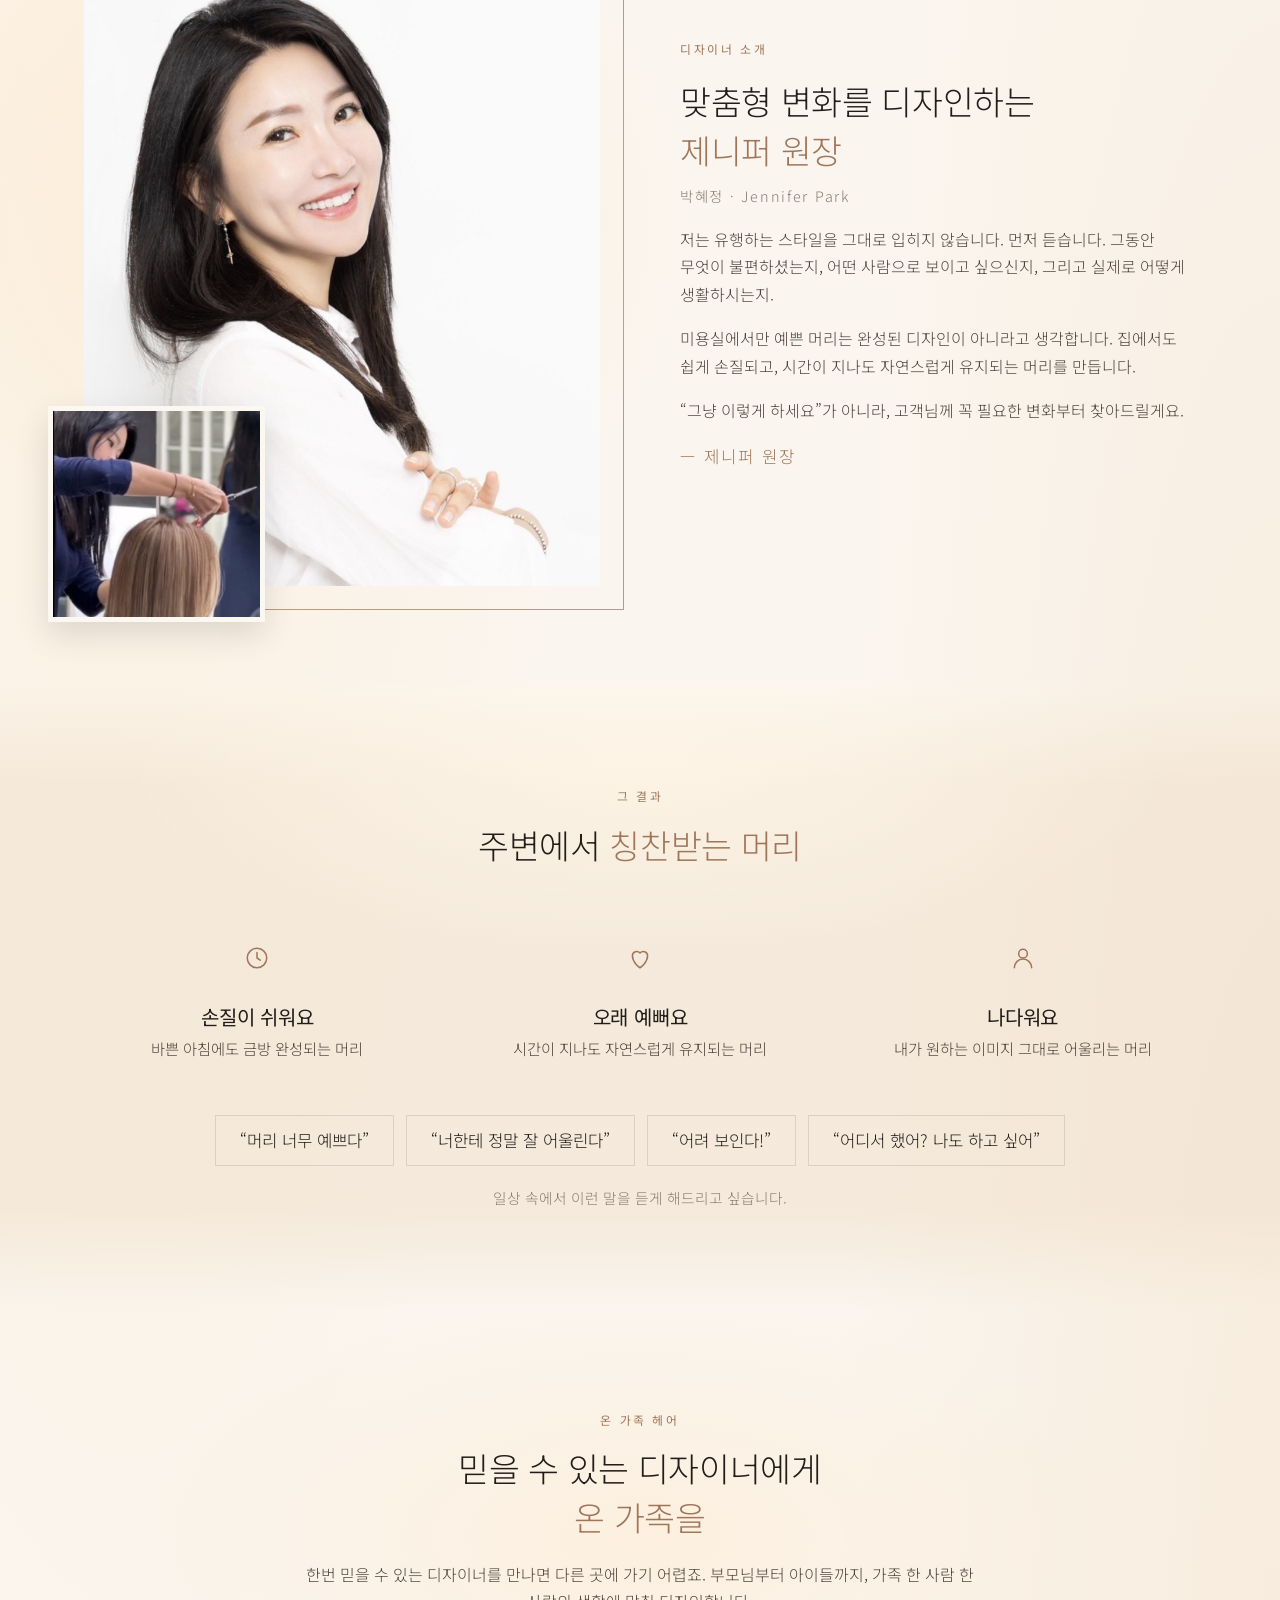
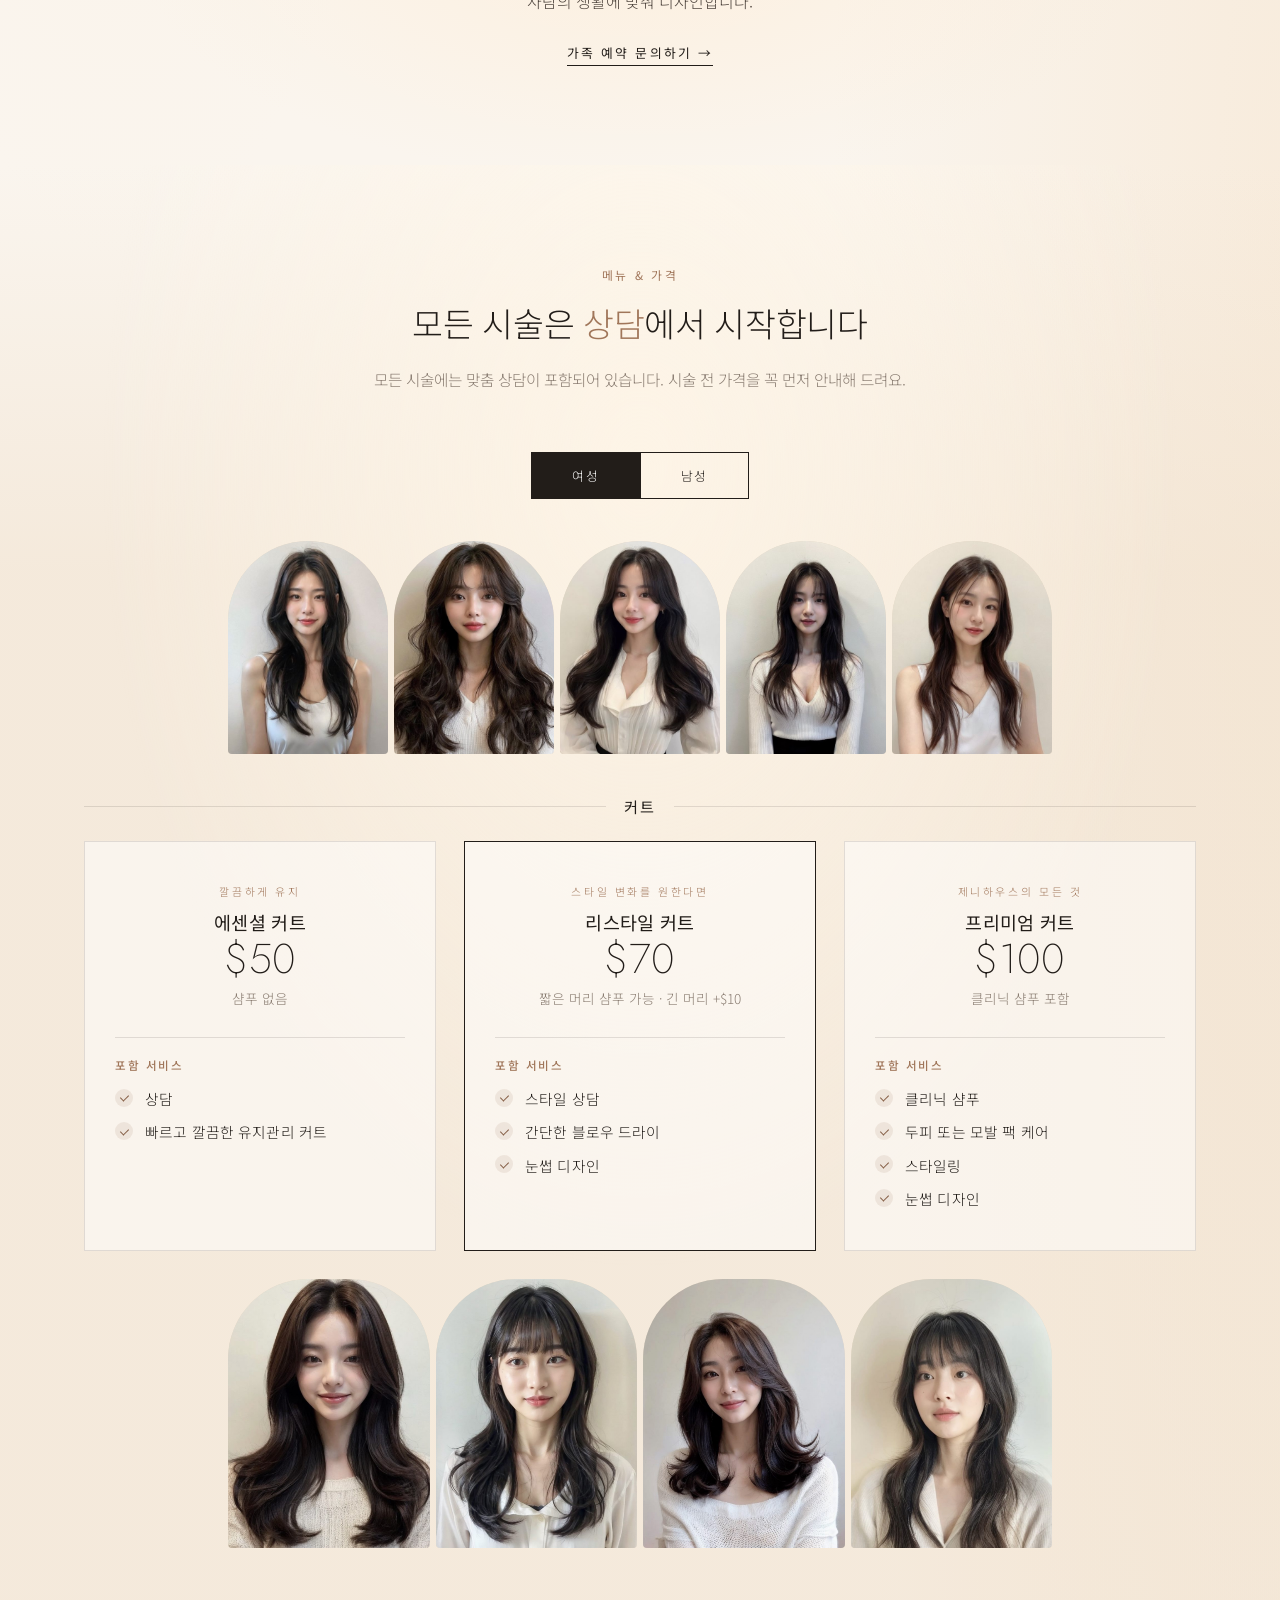
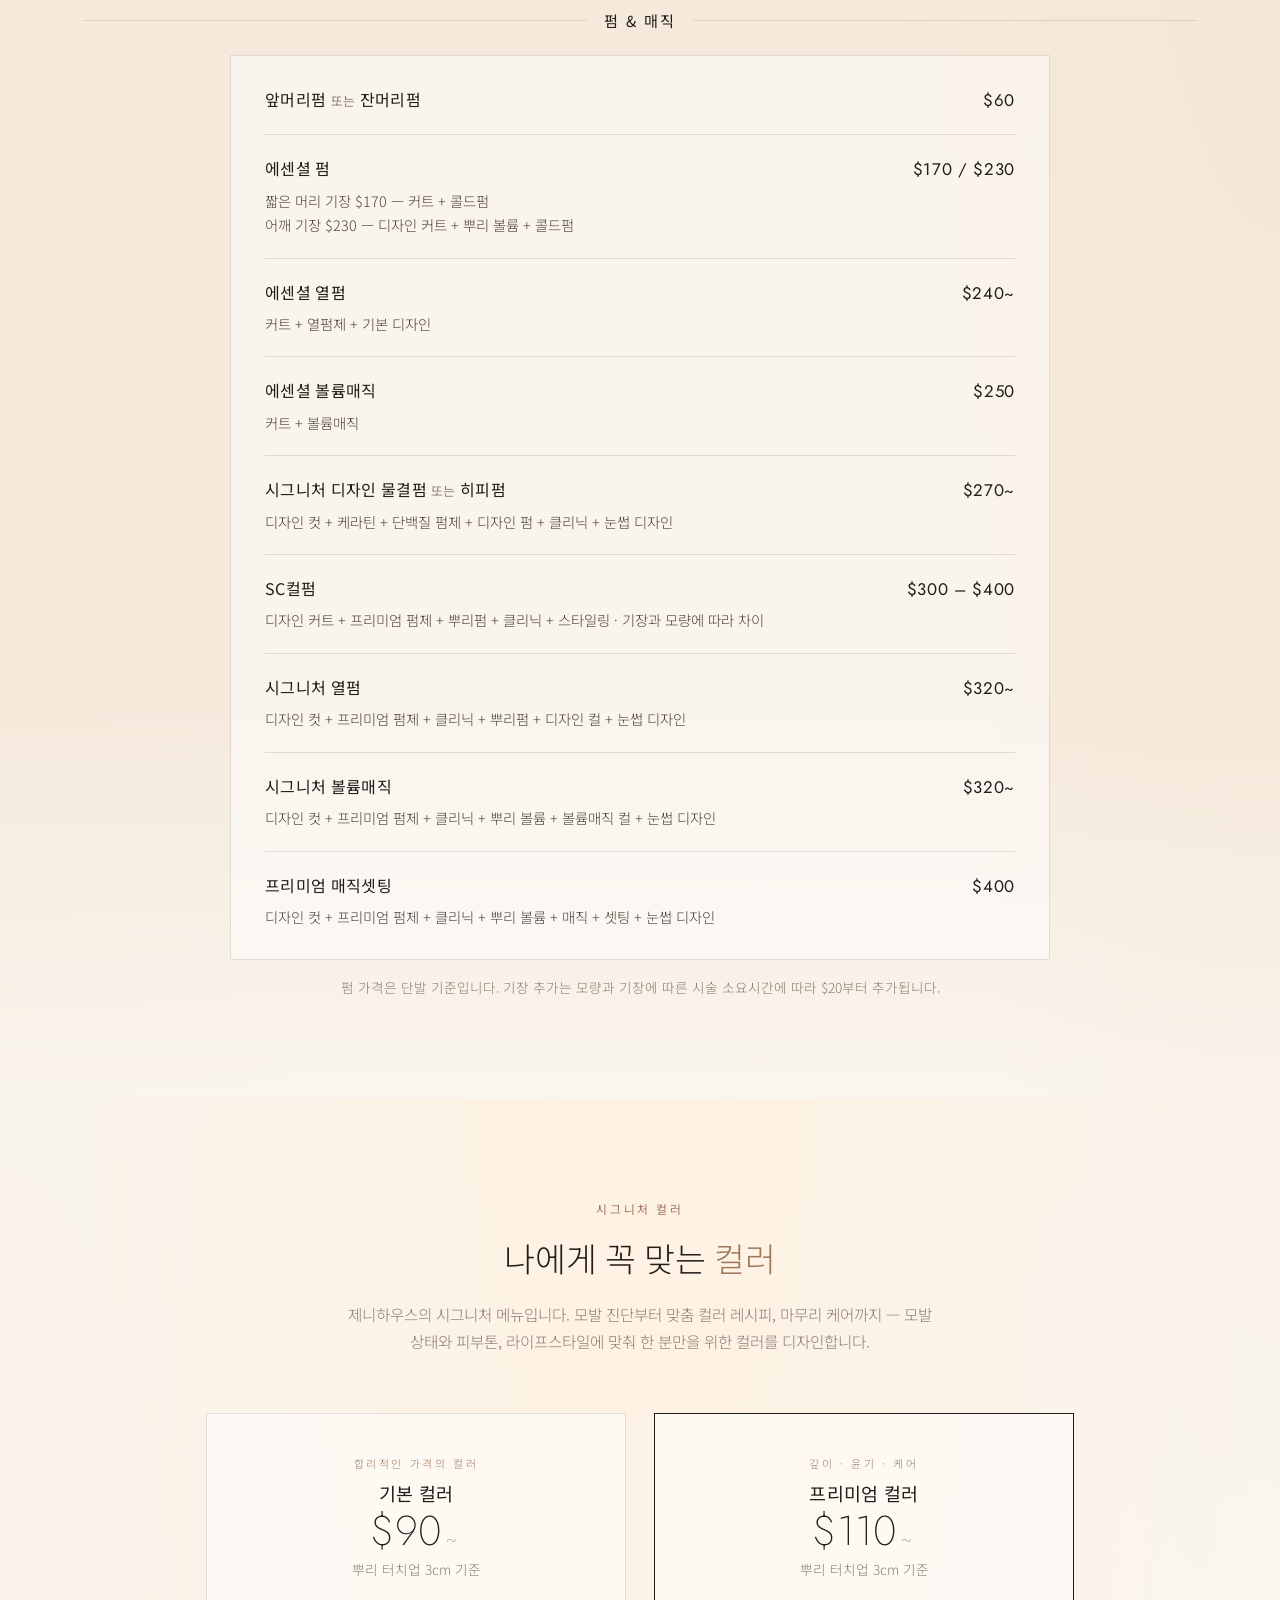
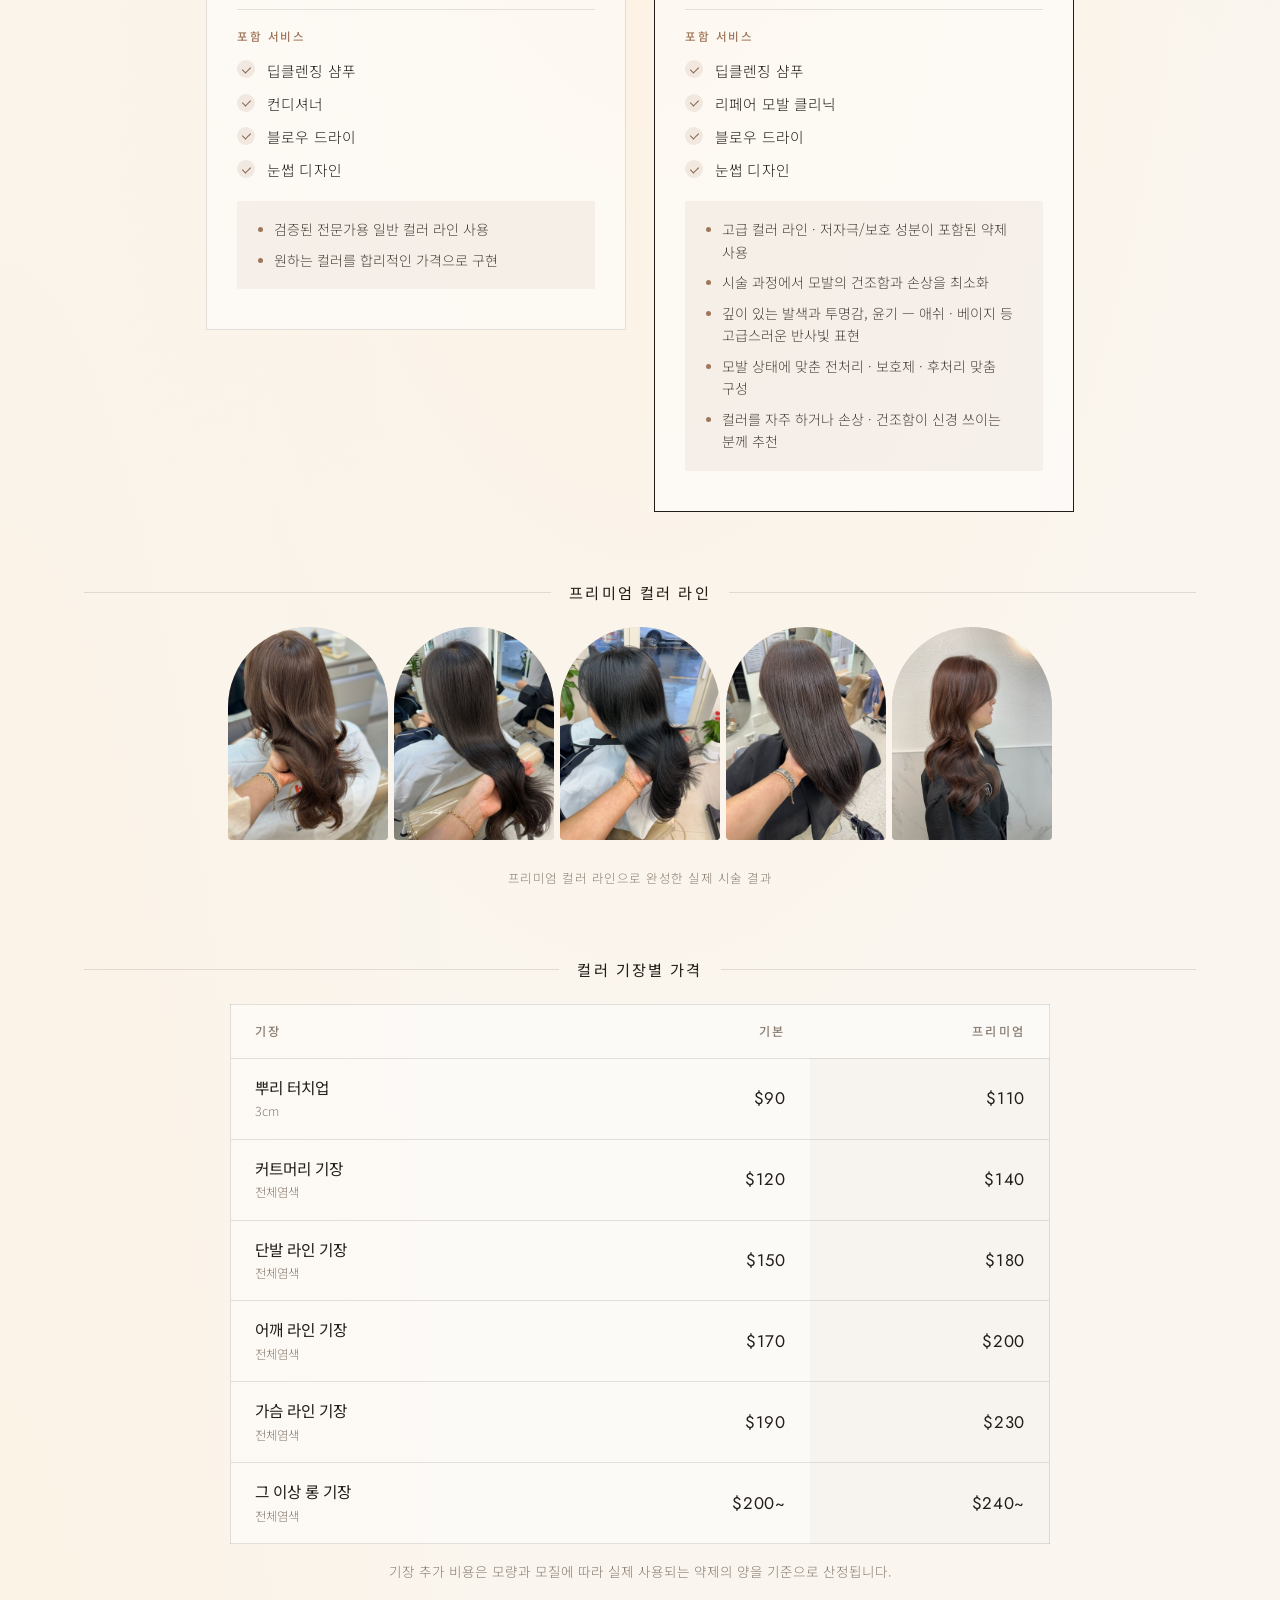
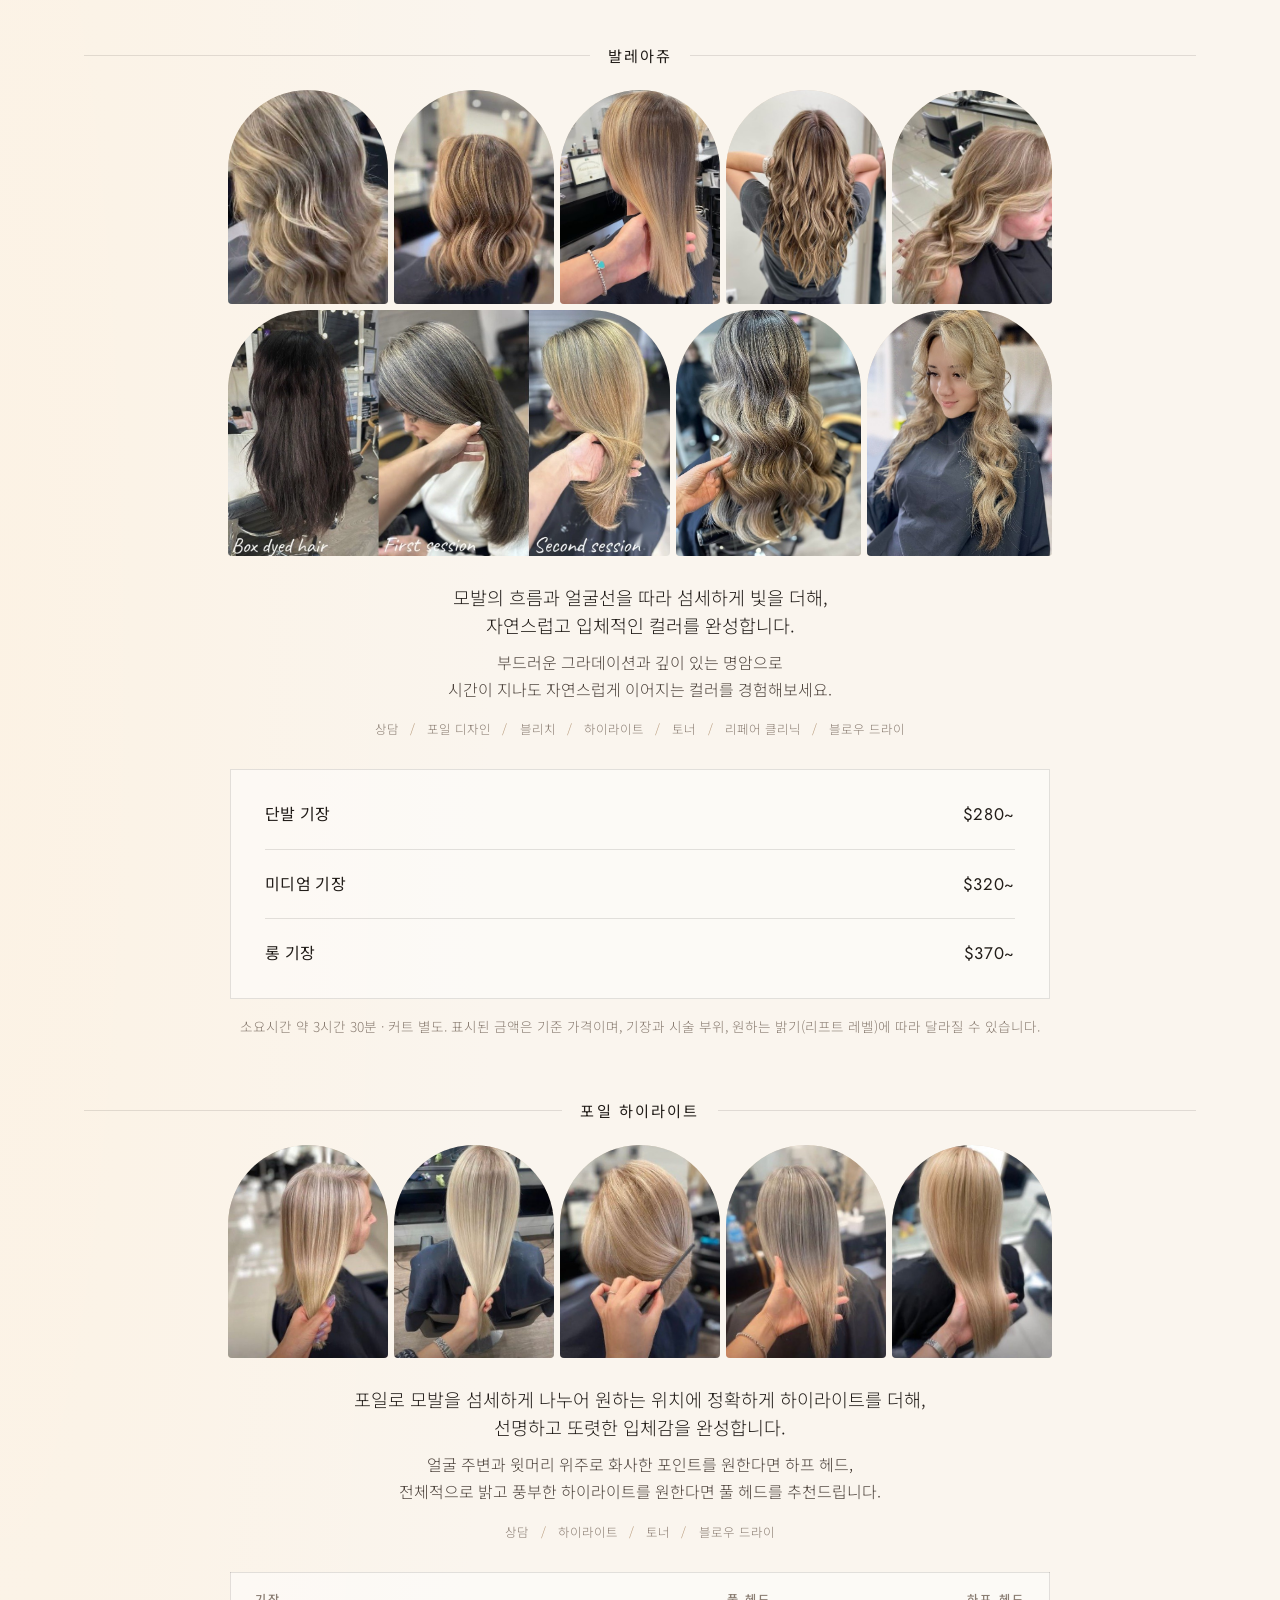
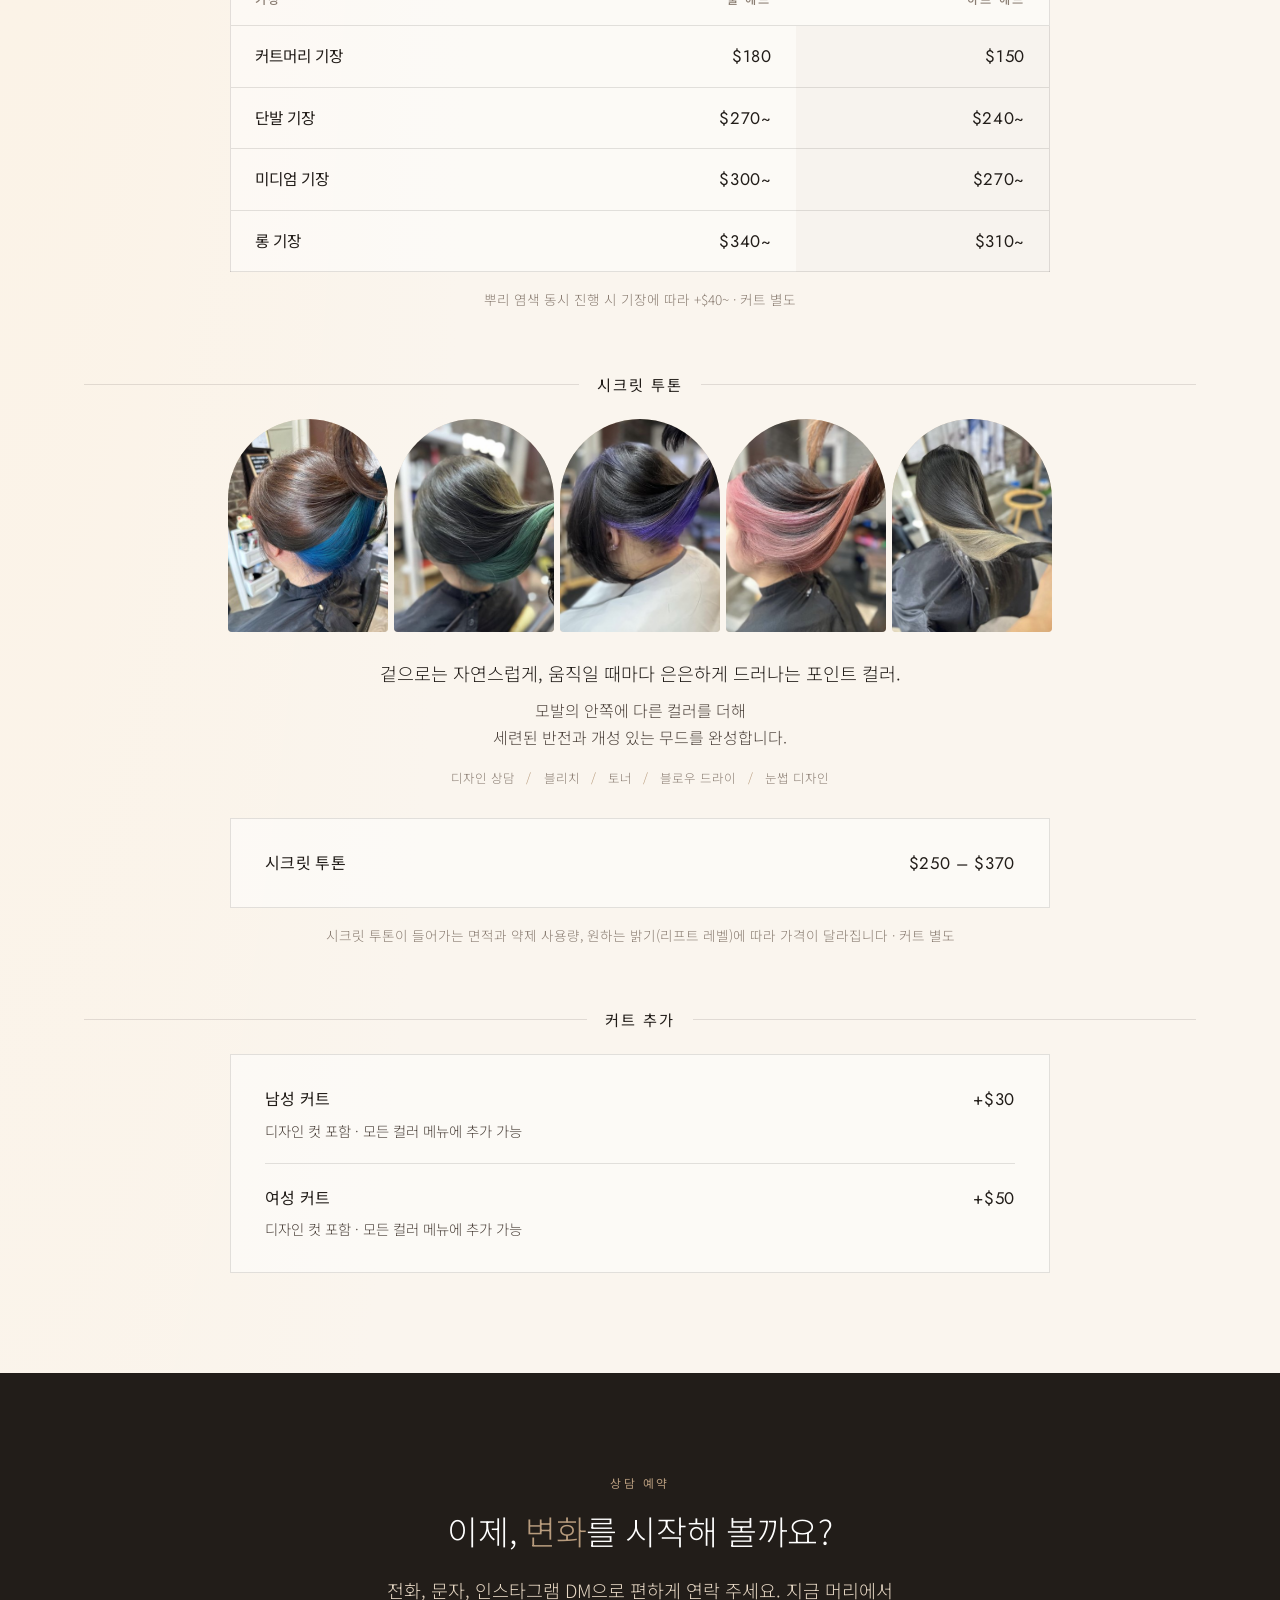
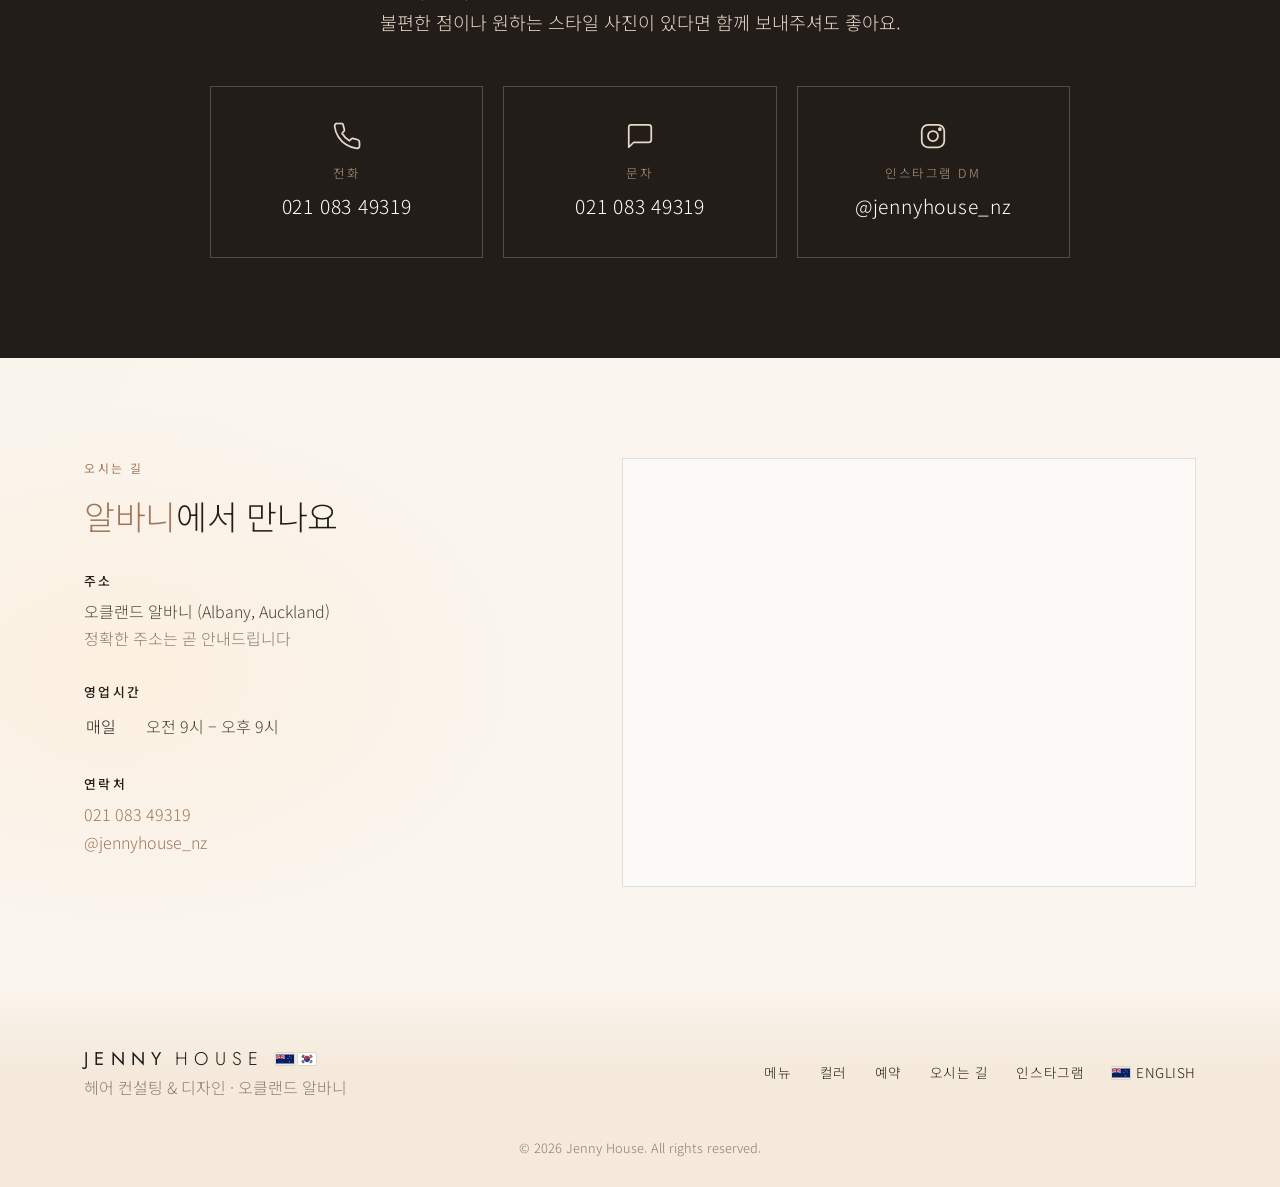
<file: ko/index.html>
<!DOCTYPE html>
<html lang="ko">
<head>
  <meta charset="UTF-8">
  <meta name="viewport" content="width=device-width, initial-scale=1.0">
  <title>제니하우스 Jenny House | 오클랜드 알바니 헤어 컨설팅 &amp; 디자인</title>
  <meta name="description" content="오클랜드 알바니 제니하우스 — 맞춤형 변화를 디자인하는 제니퍼 원장. 변하고 싶지만 무엇이 어울릴지 모르겠다면, 차 한잔과 함께 상담을 시작해 보세요.">
  <meta property="og:title" content="제니하우스 | 나에게 꼭 맞는 변화를 디자인합니다">
  <meta property="og:description" content="오클랜드 알바니 헤어 컨설팅 & 디자인, 제니퍼 원장">
  <link rel="preconnect" href="https://fonts.googleapis.com">
  <link rel="preconnect" href="https://fonts.gstatic.com" crossorigin>
  <link href="https://fonts.googleapis.com/css2?family=Jost:wght@200;300;400;500&family=Noto+Sans+KR:wght@300;400;500&display=swap" rel="stylesheet">
  <link rel="stylesheet" href="../style.css">
  <link rel="icon" href="data:image/svg+xml,<svg xmlns='http://www.w3.org/2000/svg' viewBox='0 0 100 100'><circle cx='50' cy='50' r='48' fill='%23a67b5b'/><text x='50' y='66' font-size='48' text-anchor='middle' fill='%23fff' font-family='serif'>J</text></svg>">
</head>
<body>

  <!-- 상단 공지 배너 -->
  <div class="announce">
    오클랜드 알바니 오픈 예정 &nbsp;·&nbsp; <a href="#book">상담 예약하기</a>
  </div>

  <!-- 상단 메뉴 -->
  <header class="nav" id="nav">
    <div class="container nav-inner">
      <a href="#top" class="logo">Jenny <span>House</span><span class="logo-flags" aria-label="New Zealand · Korea"><img class="flag" src="../images/flag-nz.svg" alt="" width="18" height="12"><img class="flag" src="../images/flag-kr.svg" alt="" width="18" height="12"></span></a>
      <nav class="menu" id="menu">
        <a href="#jennifer">원장 소개</a>
        <a href="#menu-list">메뉴</a>
        <a href="#color">컬러</a>
        <a href="#visit">오시는 길</a>
        <a href="../" class="lang-switch" lang="en"><img class="flag" src="../images/flag-nz.svg" alt="" width="18" height="12">EN</a>
        <a href="#book" class="btn btn-small">예약하기</a>
      </nav>
      <button class="burger" id="burger" aria-label="메뉴 열기"><span></span><span></span><span></span></button>
    </div>
  </header>

  <!-- 메인 화면 -->
  <section class="hero" id="top">
    <div class="container hero-inner">
      <div class="hero-content">
        <p class="eyebrow">헤어 컨설팅 &amp; 디자인 · 오클랜드 알바니</p>
        <h1>나에게 꼭 맞는<br><em>변화를 디자인합니다</em></h1>
        <p class="lead">변하고 싶지만 어디서부터 시작해야 할지 모르겠다면, 차 한잔과 함께 편하게 이야기를 시작해 보세요. 나에게 어울리고, 내 일상에도 꼭 맞는 스타일을 함께 찾아드립니다.</p>
        <div class="hero-promise">
          <p class="hero-promise-title" lang="en">One Person, One Complete Experience</p>
          <p>상담부터 시술과 마무리까지, <br>처음부터 끝까지 한 사람의 손으로 완성합니다.</p>
        </div>
        <div class="hero-actions">
          <a href="#book" class="btn">상담 예약하기</a>
          <a href="#menu-list" class="btn btn-ghost">메뉴 보기</a>
        </div>
      </div>
      <div class="hero-photos">
        <img src="../images/hero-1.jpg" alt="레이어드 중단발">
        <img src="../images/hero-2.jpg" alt="앞머리를 내린 남성 가르마 스타일">
        <img src="../images/hero-3.jpg" alt="시스루뱅 롱 웨이브">
        <img src="../images/hero-4.jpg" alt="쉼표머리 남성 스타일">
        <img src="../images/hero-5.jpg" alt="얼굴선을 살린 단발">
        <img src="../images/hero-6.jpg" alt="남성 댄디컷">
      </div>
    </div>
  </section>

  <!-- 고민 -->
  <section class="pains">
    <div class="container">
      <div class="section-head">
        <p class="eyebrow">혹시 이런 고민 있으신가요?</p>
        <h2>변하고는 <em>싶은데…</em></h2>
      </div>
      <div class="pain-grid">
        <div class="pain reveal"><span class="num">01</span><div><h3 class="pain-title">이미지의 완성</h3><p>옷과 메이크업만으로는 채워지지 않는, 이미지의 마지막 한 끗이 필요할 때</p></div></div>
        <div class="pain reveal"><span class="num">02</span><div><h3 class="pain-title">맞춤 스타일 진단</h3><p>변화는 원하지만, 나의 얼굴형과 분위기에 어울리는 스타일에 확신이 서지 않을 때</p></div></div>
        <div class="pain reveal"><span class="num">03</span><div><h3 class="pain-title">손쉬운 데일리 관리</h3><p>바쁜 아침에도 손쉽게 연출되는, 관리가 편한 스타일이 필요할 때</p></div></div>
        <div class="pain reveal"><span class="num">04</span><div><h3 class="pain-title">실패 없는 변화</h3><p>시술 후 어색하거나 원치 않는 결과가 나올까 봐 선뜻 망설여질 때</p></div></div>
      </div>
      <p class="pain-close reveal"><strong>제니하우스</strong>는 바로 이 고민에서 출발해, 당신만을 위한 해답을 디자인합니다.</p>
    </div>
  </section>

  <!-- 원장 소개 -->
  <section class="about" id="jennifer">
    <div class="container about-grid">
      <div class="about-img reveal">
        <img src="../images/jennifer-profile.jpg" alt="미소 짓는 제니퍼 원장" loading="lazy">
        <img class="about-inset" src="../images/jennifer-cutting.jpg" alt="고객의 머리를 커트하는 제니퍼 원장" loading="lazy">
      </div>
      <div class="about-text reveal">
        <p class="eyebrow">디자이너 소개</p>
        <h2>맞춤형 변화를 디자인하는<br><em>제니퍼 원장</em></h2>
        <p class="name-sub">박혜정 · Jennifer Park</p>
        <p>저는 유행하는 스타일을 그대로 입히지 않습니다. 먼저 듣습니다. 그동안 무엇이 불편하셨는지, 어떤 사람으로 보이고 싶으신지, 그리고 실제로 어떻게 생활하시는지.</p>
        <p>미용실에서만 예쁜 머리는 완성된 디자인이 아니라고 생각합니다. 집에서도 쉽게 손질되고, 시간이 지나도 자연스럽게 유지되는 머리를 만듭니다.</p>
        <p>“그냥 이렇게 하세요”가 아니라, 고객님께 꼭 필요한 변화부터 찾아드릴게요.</p>
        <p class="signature">— 제니퍼 원장</p>
      </div>
    </div>
  </section>

  <!-- 결과: 칭찬받는 머리 -->
  <section class="result">
    <div class="container">
      <div class="section-head">
        <p class="eyebrow">그 결과</p>
        <h2>주변에서 <em>칭찬받는 머리</em></h2>
      </div>
      <div class="pillars">
        <div class="pillar reveal">
          <div class="icon"><svg viewBox="0 0 24 24"><circle cx="12" cy="12" r="9"/><path d="M12 7v5l3 2"/></svg></div>
          <h3>손질이 쉬워요</h3>
          <p>바쁜 아침에도 금방 완성되는 머리</p>
        </div>
        <div class="pillar reveal">
          <div class="icon"><svg viewBox="0 0 24 24"><path d="M12 21s-7-4.5-7-11a4 4 0 0 1 7-2.6A4 4 0 0 1 19 10c0 6.5-7 11-7 11z"/></svg></div>
          <h3>오래 예뻐요</h3>
          <p>시간이 지나도 자연스럽게 유지되는 머리</p>
        </div>
        <div class="pillar reveal">
          <div class="icon"><svg viewBox="0 0 24 24"><circle cx="12" cy="8" r="4"/><path d="M4 21c0-4.4 3.6-8 8-8s8 3.6 8 8"/></svg></div>
          <h3>나다워요</h3>
          <p>내가 원하는 이미지 그대로 어울리는 머리</p>
        </div>
      </div>
      <div class="quotes reveal">
        <span>“머리 너무 예쁘다”</span>
        <span>“너한테 정말 잘 어울린다”</span>
        <span>“어려 보인다!”</span>
        <span>“어디서 했어? 나도 하고 싶어”</span>
      </div>
      <p class="quotes-caption">일상 속에서 이런 말을 듣게 해드리고 싶습니다.</p>
    </div>
  </section>

  <!-- 온 가족 -->
  <section class="family">
    <div class="container family-inner reveal">
      <p class="eyebrow">온 가족 헤어</p>
      <h2>믿을 수 있는 디자이너에게<br><em>온 가족을</em></h2>
      <p>한번 믿을 수 있는 디자이너를 만나면 다른 곳에 가기 어렵죠. 부모님부터 아이들까지, 가족 한 사람 한 사람의 생활에 맞춰 디자인합니다.</p>
      <a href="#book" class="link-arrow">가족 예약 문의하기 →</a>
    </div>
  </section>

  <!-- 메뉴 -->
  <section class="services" id="menu-list">
    <div class="container">
      <div class="section-head">
        <p class="eyebrow">메뉴 &amp; 가격</p>
        <h2>모든 시술은 <em>상담</em>에서 시작합니다</h2>
        <p class="section-sub">모든 시술에는 맞춤 상담이 포함되어 있습니다. 시술 전 가격을 꼭 먼저 안내해 드려요.</p>
      </div>

      <div class="tabs" role="tablist">
        <button class="tab active" role="tab" aria-selected="true" data-tab="women">여성</button>
        <button class="tab" role="tab" aria-selected="false" data-tab="men">남성</button>
      </div>

      <!-- 여성 메뉴 -->
      <div class="tab-panel active" id="panel-women" role="tabpanel">
        <div class="menu-photos">
          <img src="../images/menu-women-1.jpg" alt="얼굴선을 살린 긴 레이어드 스트레이트" loading="lazy">
          <img src="../images/menu-women-2.jpg" alt="시스루뱅 롱 웨이브" loading="lazy">
          <img src="../images/menu-women-3.jpg" alt="얼굴선을 감싸는 롱 C컬" loading="lazy">
          <img src="../images/menu-women-4.jpg" alt="앞머리가 있는 롱 허쉬컷" loading="lazy">
          <img src="../images/menu-women-5.jpg" alt="자연스러운 긴 레이어드 컷" loading="lazy">
        </div>
        <h3 class="menu-group">커트</h3>
        <div class="price-cards three">
          <div class="price-card">
            <p class="card-tag">깔끔하게 유지</p>
            <h3>에센셜 커트</h3>
            <p class="price">$50</p>
            <p class="meta">샴푸 없음</p>
            <ul class="includes">
              <li>상담</li>
              <li>빠르고 깔끔한 유지관리 커트</li>
            </ul>
          </div>
          <div class="price-card featured">
            <p class="card-tag">스타일 변화를 원한다면</p>
            <h3>리스타일 커트</h3>
            <p class="price">$70</p>
            <p class="meta">짧은 머리 샴푸 가능 · 긴 머리 +$10</p>
            <ul class="includes">
              <li>스타일 상담</li>
              <li>간단한 블로우 드라이</li>
              <li>눈썹 디자인</li>
            </ul>
          </div>
          <div class="price-card">
            <p class="card-tag">제니하우스의 모든 것</p>
            <h3>프리미엄 커트</h3>
            <p class="price">$100</p>
            <p class="meta">클리닉 샴푸 포함</p>
            <ul class="includes">
              <li>클리닉 샴푸</li>
              <li>두피 또는 모발 팩 케어</li>
              <li>스타일링</li>
              <li>눈썹 디자인</li>
            </ul>
          </div>
        </div>
        <div class="cut-styles">
          <img src="../images/womens-style-1.jpg" alt="얼굴선을 감싸는 여성 긴 레이어드 웨이브" loading="lazy">
          <img src="../images/womens-style-2.jpg" alt="시스루뱅 여성 긴 레이어드 컷" loading="lazy">
          <img src="../images/womens-style-3.jpg" alt="사이드뱅 여성 중단발 C컬" loading="lazy">
          <img src="../images/womens-style-4.jpg" alt="앞머리가 있는 여성 긴 레이어드 허쉬컷" loading="lazy">
        </div>

        <h3 class="menu-group">펌 &amp; 매직</h3>
        <ul class="menu-list">
          <li>
            <div class="ml-head"><span class="ml-name">앞머리펌 <small>또는</small> 잔머리펌</span><span class="ml-price">$60</span></div>
          </li>
          <li>
            <div class="ml-head"><span class="ml-name">에센셜 펌</span><span class="ml-price">$170 / $230</span></div>
            <p class="ml-desc">짧은 머리 기장 $170 — 커트 + 콜드펌<br>어깨 기장 $230 — 디자인 커트 + 뿌리 볼륨 + 콜드펌</p>
          </li>
          <li>
            <div class="ml-head"><span class="ml-name">에센셜 열펌</span><span class="ml-price">$240~</span></div>
            <p class="ml-desc">커트 + 열펌제 + 기본 디자인</p>
          </li>
          <li>
            <div class="ml-head"><span class="ml-name">에센셜 볼륨매직</span><span class="ml-price">$250</span></div>
            <p class="ml-desc">커트 + 볼륨매직</p>
          </li>
          <li>
            <div class="ml-head"><span class="ml-name">시그니처 디자인 물결펌 <small>또는</small> 히피펌</span><span class="ml-price">$270~</span></div>
            <p class="ml-desc">디자인 컷 + 케라틴 + 단백질 펌제 + 디자인 펌 + 클리닉 + 눈썹 디자인</p>
          </li>
          <li>
            <div class="ml-head"><span class="ml-name">SC컬펌</span><span class="ml-price">$300 – $400</span></div>
            <p class="ml-desc">디자인 커트 + 프리미엄 펌제 + 뿌리펌 + 클리닉 + 스타일링 · 기장과 모량에 따라 차이</p>
          </li>
          <li>
            <div class="ml-head"><span class="ml-name">시그니처 열펌</span><span class="ml-price">$320~</span></div>
            <p class="ml-desc">디자인 컷 + 프리미엄 펌제 + 클리닉 + 뿌리펌 + 디자인 컬 + 눈썹 디자인</p>
          </li>
          <li>
            <div class="ml-head"><span class="ml-name">시그니처 볼륨매직</span><span class="ml-price">$320~</span></div>
            <p class="ml-desc">디자인 컷 + 프리미엄 펌제 + 클리닉 + 뿌리 볼륨 + 볼륨매직 컬 + 눈썹 디자인</p>
          </li>
          <li>
            <div class="ml-head"><span class="ml-name">프리미엄 매직셋팅</span><span class="ml-price">$400</span></div>
            <p class="ml-desc">디자인 컷 + 프리미엄 펌제 + 클리닉 + 뿌리 볼륨 + 매직 + 셋팅 + 눈썹 디자인</p>
          </li>
        </ul>
        <p class="menu-note">펌 가격은 단발 기준입니다. 기장 추가는 모량과 기장에 따른 시술 소요시간에 따라 $20부터 추가됩니다.</p>
      </div>

      <!-- 남성 메뉴 -->
      <div class="tab-panel" id="panel-men" role="tabpanel" hidden>
        <div class="menu-photos">
          <img src="../images/menu-men-1.jpg" alt="앞머리를 내린 남성 댄디컷" loading="lazy">
          <img src="../images/menu-men-2.jpg" alt="짧게 정리한 남성 투블럭 크롭" loading="lazy">
          <img src="../images/menu-men-3.jpg" alt="가르마를 살린 남성 쉼표머리" loading="lazy">
          <img src="../images/menu-men-4.jpg" alt="자연스러운 남성 가르마펌" loading="lazy">
          <img src="../images/menu-men-5.jpg" alt="볼륨을 살린 남성 포마드 스타일" loading="lazy">
        </div>
        <h3 class="menu-group">커트</h3>
        <div class="price-cards three">
          <div class="price-card">
            <p class="card-tag">빠르고 깔끔하게</p>
            <h3>에센셜 커트</h3>
            <p class="price">$40</p>
            <p class="meta">20분 · 샴푸 없음</p>
            <ul class="includes">
              <li>간단한 상담</li>
              <li>기존 스타일 유지 및 길이 정리</li>
              <li>빠르고 깔끔한 유지관리 커트</li>
            </ul>
          </div>
          <div class="price-card featured">
            <p class="card-tag">나에게 맞춘 디자인</p>
            <h3>시그니처 디자인 커트</h3>
            <p class="price">$50</p>
            <p class="meta">30분 · 샴푸 포함</p>
            <ul class="includes">
              <li>스타일 상담</li>
              <li>얼굴형·모질에 맞춘 디자인</li>
              <li>커트 후 샴푸</li>
              <li>눈썹 디자인</li>
              <li>기존 스타일 유지부터 가벼운 스타일 변화까지</li>
            </ul>
          </div>
          <div class="price-card">
            <p class="card-tag">풀 서비스</p>
            <h3>프리미엄 커트</h3>
            <p class="price">$85</p>
            <p class="meta">60분 · 풀 서비스</p>
            <ul class="includes">
              <li>디테일한 스타일 상담</li>
              <li>샴푸 · 맞춤 디자인 커트</li>
              <li>두피 케어 — 스케일링 팩 + 마사지 + 토닉</li>
              <li>스타일링 · 눈썹 디자인</li>
              <li>홈케어 및 손질 방법 안내</li>
            </ul>
          </div>
        </div>
        <div class="cut-styles">
          <img src="../images/mens-style-1.jpg" alt="옆을 짧게 정리한 남성 가르마 커트" loading="lazy">
          <img src="../images/mens-style-2.jpg" alt="앞머리를 내린 남성 텍스처 펌" loading="lazy">
          <img src="../images/mens-style-3.jpg" alt="자연스러운 가르마 웨이브 남성 스타일" loading="lazy">
          <img src="../images/mens-style-4.jpg" alt="짧은 텍스처 크롭 남성 커트" loading="lazy">
        </div>

        <h3 class="menu-group">펌 &amp; 다운펌</h3>
        <ul class="menu-list">
          <li>
            <div class="ml-head"><span class="ml-name">사이드 다운펌 + 커트</span><span class="ml-price">$80</span></div>
            <p class="ml-desc">50분 · 사이드 볼륨과 뜨는 부분을 자연스럽게 눌러 깔끔하게 정돈합니다. 옆머리가 유난히 뜨시는 분께 추천.</p>
          </li>
          <li>
            <div class="ml-head"><span class="ml-name">사이드 &amp; 백 다운펌 + 커트</span><span class="ml-price">$100</span></div>
            <p class="ml-desc">60분 · 사이드와 백의 뜨는 부분을 함께 정리해 더욱 깔끔한 실루엣을 만듭니다. 전체적으로 모발이 많이 뜨시는 분께 추천.</p>
            <span class="badge">아침마다 샴푸하고 드라이 3분 컷!</span>
          </li>
          <li>
            <div class="ml-head"><span class="ml-name">시그니처 스타일 커트 + 다운펌</span><span class="ml-price">$120</span></div>
            <p class="ml-desc">75분 · 스타일에 맞는 디자인 커트와 다운펌으로 전체 실루엣을 완성합니다. 모발이 두껍고 전체적으로 많이 뜨시는 분께 추천.</p>
            <span class="badge">아침마다 샴푸하고 드라이 3분 컷!</span>
          </li>
          <li>
            <div class="ml-head"><span class="ml-name">리프펌</span><span class="ml-price">$140</span></div>
            <p class="ml-desc">100분 · 뿌리 볼륨은 살리고 뜨는 부분은 자연스럽게 눕혀, 자연스러운 흐름과 가벼운 볼륨을 만듭니다.</p>
          </li>
          <li>
            <div class="ml-head"><span class="ml-name">디자인펌</span><span class="ml-price">$140</span></div>
            <p class="ml-desc">120분 · 얼굴형과 모질, 원하는 이미지에 맞춰 컬과 자연스러운 볼륨을 디자인하는 맞춤 펌.</p>
          </li>
          <li>
            <div class="ml-head"><span class="ml-name">히피펌</span><span class="ml-price">$160</span></div>
            <p class="ml-desc">120분 · 풍성한 컬과 자유로운 텍스처를 살린 히피펌.</p>
          </li>
          <li>
            <div class="ml-head"><span class="ml-name">볼륨매직</span><span class="ml-price">$200</span></div>
            <p class="ml-desc">부스스함과 곱슬을 자연스럽게 정돈하면서 볼륨과 부드러운 흐름, 윤기를 살려 매일 손질하기 편한 스타일로 완성합니다. 커트 추가 시 +$40.</p>
          </li>
        </ul>
      </div>
    </div>
  </section>

  <!-- 시그니처 컬러 메뉴 -->
  <section class="color" id="color">
    <div class="container">
      <div class="section-head">
        <p class="eyebrow">시그니처 컬러</p>
        <h2>나에게 꼭 맞는 <em>컬러</em></h2>
        <p class="section-sub">제니하우스의 시그니처 메뉴입니다. 모발 진단부터 맞춤 컬러 레시피, 마무리 케어까지 — 모발 상태와 피부톤, 라이프스타일에 맞춰 한 분만을 위한 컬러를 디자인합니다.</p>
      </div>

      <div class="price-cards color-cards">
        <div class="price-card">
          <p class="card-tag">합리적인 가격의 컬러</p>
          <h3>기본 컬러</h3>
          <p class="price">$90<small>~</small></p>
          <p class="meta">뿌리 터치업 3cm 기준</p>
          <ul class="includes">
            <li>딥클렌징 샴푸</li>
            <li>컨디셔너</li>
            <li>블로우 드라이</li>
            <li>눈썹 디자인</li>
          </ul>
          <ul class="color-points">
            <li>검증된 전문가용 일반 컬러 라인 사용</li>
            <li>원하는 컬러를 합리적인 가격으로 구현</li>
          </ul>
        </div>
        <div class="price-card featured">
          <p class="card-tag">깊이 · 윤기 · 케어</p>
          <h3>프리미엄 컬러</h3>
          <p class="price">$110<small>~</small></p>
          <p class="meta">뿌리 터치업 3cm 기준</p>
          <ul class="includes">
            <li>딥클렌징 샴푸</li>
            <li>리페어 모발 클리닉</li>
            <li>블로우 드라이</li>
            <li>눈썹 디자인</li>
          </ul>
          <ul class="color-points">
            <li>고급 컬러 라인 · 저자극/보호 성분이 포함된 약제 사용</li>
            <li>시술 과정에서 모발의 건조함과 손상을 최소화</li>
            <li>깊이 있는 발색과 투명감, 윤기 — 애쉬 · 베이지 등 고급스러운 반사빛 표현</li>
            <li>모발 상태에 맞춘 전처리 · 보호제 · 후처리 맞춤 구성</li>
            <li>컬러를 자주 하거나 손상 · 건조함이 신경 쓰이는 분께 추천</li>
          </ul>
        </div>
      </div>

      <h3 class="menu-group">프리미엄 컬러 라인</h3>
      <div class="menu-photos">
        <img src="../images/premium-5.jpg" alt="롱 웨이브의 밀크티 브라운" loading="lazy">
        <img src="../images/premium-2.jpg" alt="롱 스트레이트의 소프트 애쉬 브라운" loading="lazy">
        <img src="../images/premium-3.jpg" alt="윤기 있는 롱 블루블랙" loading="lazy">
        <img src="../images/premium-4.jpg" alt="롱 스트레이트의 쿨 모카 브라운" loading="lazy">
        <img src="../images/premium-1.jpg" alt="롱 레이어드 웨이브의 웜 초콜릿 브라운" loading="lazy">
      </div>
      <p class="photo-caption">프리미엄 컬러 라인으로 완성한 실제 시술 결과</p>

      <h3 class="menu-group">컬러 기장별 가격</h3>
      <table class="color-table">
        <thead>
          <tr><th scope="col">기장</th><th scope="col">기본</th><th scope="col">프리미엄</th></tr>
        </thead>
        <tbody>
          <tr><th scope="row">뿌리 터치업 <small>3cm</small></th><td>$90</td><td>$110</td></tr>
          <tr><th scope="row">커트머리 기장 <small>전체염색</small></th><td>$120</td><td>$140</td></tr>
          <tr><th scope="row">단발 라인 기장 <small>전체염색</small></th><td>$150</td><td>$180</td></tr>
          <tr><th scope="row">어깨 라인 기장 <small>전체염색</small></th><td>$170</td><td>$200</td></tr>
          <tr><th scope="row">가슴 라인 기장 <small>전체염색</small></th><td>$190</td><td>$230</td></tr>
          <tr><th scope="row">그 이상 롱 기장 <small>전체염색</small></th><td>$200~</td><td>$240~</td></tr>
        </tbody>
      </table>
      <p class="menu-note">기장 추가 비용은 모량과 모질에 따라 실제 사용되는 약제의 양을 기준으로 산정됩니다.</p>

      <h3 class="menu-group">발레아쥬</h3>
      <div class="menu-photos">
        <img src="../images/balayage-1.jpg" alt="웨이브에 더한 애쉬 블론드 발레아쥬" loading="lazy">
        <img src="../images/balayage-2.jpg" alt="웨이브 단발의 카라멜 발레아쥬" loading="lazy">
        <img src="../images/balayage-3.jpg" alt="스트레이트 단발의 소프트 블론드 발레아쥬" loading="lazy">
        <img src="../images/balayage-4.jpg" alt="롱 웨이브 브론드 발레아쥬" loading="lazy">
        <img src="../images/balayage-5.jpg" alt="얼굴선을 살린 베이지 발레아쥬" loading="lazy">
      </div>
      <div class="feature-photos">
        <img class="wide" src="../images/balayage-before-after.jpg" alt="셀프 염색 모발에서 두 번의 시술로 완성한 소프트 블론드 발레아쥬" loading="lazy">
        <img src="../images/balayage-6.jpg" alt="롱 웨이브 애쉬 베이지 발레아쥬" loading="lazy">
        <img src="../images/balayage-7.jpg" alt="얼굴선을 살린 샴페인 블론드 발레아쥬" loading="lazy">
      </div>
      <div class="color-intro">
        <p class="color-lead">모발의 흐름과 얼굴선을 따라 섬세하게 빛을 더해,<br>자연스럽고 입체적인 컬러를 완성합니다.</p>
        <p>부드러운 그라데이션과 깊이 있는 명암으로<br>시간이 지나도 자연스럽게 이어지는 컬러를 경험해보세요.</p>
        <ul class="chips">
          <li>상담</li><li>포일 디자인</li><li>블리치</li><li>하이라이트</li><li>토너</li><li>리페어 클리닉</li><li>블로우 드라이</li>
        </ul>
      </div>
      <ul class="menu-list">
        <li>
          <div class="ml-head"><span class="ml-name">단발 기장</span><span class="ml-price">$280~</span></div>
        </li>
        <li>
          <div class="ml-head"><span class="ml-name">미디엄 기장</span><span class="ml-price">$320~</span></div>
        </li>
        <li>
          <div class="ml-head"><span class="ml-name">롱 기장</span><span class="ml-price">$370~</span></div>
        </li>
      </ul>
      <p class="menu-note">소요시간 약 3시간 30분 · 커트 별도. 표시된 금액은 기준 가격이며, 기장과 시술 부위, 원하는 밝기(리프트 레벨)에 따라 달라질 수 있습니다.</p>

      <h3 class="menu-group">포일 하이라이트</h3>
      <div class="menu-photos">
        <img src="../images/foils-1.jpg" alt="얼굴 주변을 밝힌 포일 하이라이트" loading="lazy">
        <img src="../images/foils-2.jpg" alt="롱 기장 플래티넘 풀 헤드 포일" loading="lazy">
        <img src="../images/foils-3.jpg" alt="단발에 더한 섬세한 블론드 포일 하이라이트" loading="lazy">
        <img src="../images/foils-4.jpg" alt="애쉬 블론드 포일 하이라이트" loading="lazy">
        <img src="../images/foils-5.jpg" alt="골드 블론드 풀 헤드 포일" loading="lazy">
      </div>
      <div class="color-intro">
        <p class="color-lead">포일로 모발을 섬세하게 나누어 원하는 위치에 정확하게 하이라이트를 더해,<br>선명하고 또렷한 입체감을 완성합니다.</p>
        <p>얼굴 주변과 윗머리 위주로 화사한 포인트를 원한다면 하프 헤드,<br>전체적으로 밝고 풍부한 하이라이트를 원한다면 풀 헤드를 추천드립니다.</p>
        <ul class="chips">
          <li>상담</li><li>하이라이트</li><li>토너</li><li>블로우 드라이</li>
        </ul>
      </div>
      <table class="color-table">
        <thead>
          <tr><th scope="col">기장</th><th scope="col">풀 헤드</th><th scope="col">하프 헤드</th></tr>
        </thead>
        <tbody>
          <tr><th scope="row">커트머리 기장</th><td>$180</td><td>$150</td></tr>
          <tr><th scope="row">단발 기장</th><td>$270~</td><td>$240~</td></tr>
          <tr><th scope="row">미디엄 기장</th><td>$300~</td><td>$270~</td></tr>
          <tr><th scope="row">롱 기장</th><td>$340~</td><td>$310~</td></tr>
        </tbody>
      </table>
      <p class="menu-note">뿌리 염색 동시 진행 시 기장에 따라 +$40~ · 커트 별도</p>

      <h3 class="menu-group">시크릿 투톤</h3>
      <div class="menu-photos">
        <img src="../images/two-tone-1.jpg" alt="브라운 모발 안쪽의 오션 블루 시크릿 투톤" loading="lazy">
        <img src="../images/two-tone-3.jpg" alt="에메랄드 그린 시크릿 투톤" loading="lazy">
        <img src="../images/two-tone-4.jpg" alt="단발에 더한 바이올렛 시크릿 투톤" loading="lazy">
        <img src="../images/two-tone-5.jpg" alt="로즈 핑크 시크릿 투톤" loading="lazy">
        <img src="../images/two-tone-2.jpg" alt="어두운 모발 안쪽의 애쉬 블론드 시크릿 투톤" loading="lazy">
      </div>
      <div class="color-intro">
        <p class="color-lead">겉으로는 자연스럽게, 움직일 때마다 은은하게 드러나는 포인트 컬러.</p>
        <p>모발의 안쪽에 다른 컬러를 더해<br>세련된 반전과 개성 있는 무드를 완성합니다.</p>
        <ul class="chips">
          <li>디자인 상담</li><li>블리치</li><li>토너</li><li>블로우 드라이</li><li>눈썹 디자인</li>
        </ul>
      </div>
      <ul class="menu-list">
        <li>
          <div class="ml-head"><span class="ml-name">시크릿 투톤</span><span class="ml-price">$250 – $370</span></div>
        </li>
      </ul>
      <p class="menu-note">시크릿 투톤이 들어가는 면적과 약제 사용량, 원하는 밝기(리프트 레벨)에 따라 가격이 달라집니다 · 커트 별도</p>

      <h3 class="menu-group">커트 추가</h3>
      <ul class="menu-list">
        <li>
          <div class="ml-head"><span class="ml-name">남성 커트</span><span class="ml-price">+$30</span></div>
          <p class="ml-desc">디자인 컷 포함 · 모든 컬러 메뉴에 추가 가능</p>
        </li>
        <li>
          <div class="ml-head"><span class="ml-name">여성 커트</span><span class="ml-price">+$50</span></div>
          <p class="ml-desc">디자인 컷 포함 · 모든 컬러 메뉴에 추가 가능</p>
        </li>
      </ul>
    </div>
  </section>


  <!-- 예약 -->
  <section class="book" id="book">
    <div class="container book-inner">
      <p class="eyebrow">상담 예약</p>
      <h2>이제, <em>변화</em>를 시작해 볼까요?</h2>
      <p class="lead">전화, 문자, 인스타그램 DM으로 편하게 연락 주세요. 지금 머리에서 불편한 점이나 원하는 스타일 사진이 있다면 함께 보내주셔도 좋아요.</p>
      <div class="book-options">
        <a href="tel:+642108349319" class="book-option">
          <svg viewBox="0 0 24 24"><path d="M22 16.9v3a2 2 0 0 1-2.2 2 19.8 19.8 0 0 1-8.6-3.1 19.5 19.5 0 0 1-6-6A19.8 19.8 0 0 1 2.1 4.2 2 2 0 0 1 4.1 2h3a2 2 0 0 1 2 1.7c.1.9.4 1.8.7 2.7a2 2 0 0 1-.5 2.1L8 9.8a16 16 0 0 0 6 6l1.3-1.3a2 2 0 0 1 2.1-.4c.9.3 1.8.6 2.7.7a2 2 0 0 1 1.7 2z"/></svg>
          <span class="label">전화</span>
          <span class="value">021 083 49319</span>
        </a>
        <a href="sms:+642108349319" class="book-option">
          <svg viewBox="0 0 24 24"><path d="M21 15a2 2 0 0 1-2 2H7l-4 4V5a2 2 0 0 1 2-2h14a2 2 0 0 1 2 2z"/></svg>
          <span class="label">문자</span>
          <span class="value">021 083 49319</span>
        </a>
        <a href="https://ig.me/m/jennyhouse_nz" target="_blank" rel="noopener" class="book-option">
          <svg viewBox="0 0 24 24"><rect x="3" y="3" width="18" height="18" rx="5"/><circle cx="12" cy="12" r="4"/><circle cx="17.5" cy="6.5" r="0.8" fill="currentColor"/></svg>
          <span class="label">인스타그램 DM</span>
          <span class="value">@jennyhouse_nz</span>
        </a>
      </div>
    </div>
  </section>

  <!-- 오시는 길 -->
  <section class="visit" id="visit">
    <div class="container visit-grid">
      <div class="visit-info reveal">
        <p class="eyebrow">오시는 길</p>
        <h2><em>알바니</em>에서 만나요</h2>
        <div class="info-block">
          <h4>주소</h4>
          <p>오클랜드 알바니 (Albany, Auckland)<br><span class="muted">정확한 주소는 곧 안내드립니다</span></p>
        </div>
        <div class="info-block">
          <h4>영업시간</h4>
          <table class="hours">
            <tr><td>매일</td><td>오전 9시 – 오후 9시</td></tr>
          </table>
        </div>
        <div class="info-block">
          <h4>연락처</h4>
          <p><a href="tel:+642108349319">021 083 49319</a><br>
          <a href="https://www.instagram.com/jennyhouse_nz/" target="_blank" rel="noopener">@jennyhouse_nz</a></p>
        </div>
      </div>
      <div class="map reveal">
        <iframe title="오클랜드 알바니 지도" src="https://maps.google.com/maps?q=Albany%2C%20Auckland%2C%20New%20Zealand&z=14&output=embed&hl=ko" loading="lazy" referrerpolicy="no-referrer-when-downgrade"></iframe>
      </div>
    </div>
  </section>

  <!-- 하단 -->
  <footer class="footer">
    <div class="container footer-inner">
      <div>
        <a href="#top" class="logo">Jenny <span>House</span><span class="logo-flags" aria-label="New Zealand · Korea"><img class="flag" src="../images/flag-nz.svg" alt="" width="18" height="12"><img class="flag" src="../images/flag-kr.svg" alt="" width="18" height="12"></span></a>
        <p class="muted">헤어 컨설팅 &amp; 디자인 · 오클랜드 알바니</p>
      </div>
      <div class="footer-links">
        <a href="#menu-list">메뉴</a>
        <a href="#color">컬러</a>
        <a href="#book">예약</a>
        <a href="#visit">오시는 길</a>
        <a href="https://www.instagram.com/jennyhouse_nz/" target="_blank" rel="noopener">인스타그램</a>
        <a href="../" lang="en"><img class="flag" src="../images/flag-nz.svg" alt="" width="18" height="12">English</a>
      </div>
    </div>
    <p class="copyright">© <span id="year"></span> Jenny House. All rights reserved.</p>
  </footer>

  <!-- 휴대폰용 하단 고정 예약 버튼 -->
  <a href="#book" class="mobile-book">상담 예약하기</a>

  <script src="../script.js"></script>
</body>
</html>
</file>
<file: style.css>
/* ===== 색상 (따뜻한 베이지 톤) ===== */
:root {
  --cream: #fbf7f1;
  --beige: #f3e9dd;
  --sand: #e8d9c6;
  --taupe: #b89c7e;
  --accent: #a0765a;
  --accent-dark: #845d44;
  --brown: #43362d;
  --text: #5c4d42;
  --muted: #8f7f72;
  --serif: "Jost", sans-serif;
  --sans: "Jost", "Helvetica Neue", Arial, sans-serif;
}

* { box-sizing: border-box; margin: 0; padding: 0; }
html { scroll-behavior: smooth; scroll-padding-top: 72px; }
body {
  background: var(--cream);
  color: var(--text);
  font-family: var(--sans);
  font-weight: 300;
  font-size: 17px;
  line-height: 1.7;
  overflow-x: hidden;
}
img { max-width: 100%; display: block; }
a { color: inherit; }
h1, h2, h3 { font-family: var(--serif); color: var(--brown); font-weight: 500; line-height: 1.15; }
h2 { font-size: clamp(2.1rem, 4.5vw, 3rem); margin-bottom: 1.2rem; }
h3 { font-size: 1.5rem; }
em { font-style: italic; color: var(--accent); }
.container { width: 100%; max-width: 1160px; margin: 0 auto; padding: 0 24px; }
.eyebrow {
  font-size: .78rem; letter-spacing: .22em; text-transform: uppercase;
  color: var(--accent); font-weight: 500; margin-bottom: .9rem;
}
.lead { font-size: 1.15rem; max-width: 560px; }
.muted { color: var(--muted); }
.small { font-size: .85rem; }
.center { text-align: center; margin-top: 2.5rem; }
section { padding: 100px 0; }
.section-head { text-align: center; margin-bottom: 3rem; }

/* ===== 버튼 ===== */
.btn {
  display: inline-block; background: var(--accent); color: #fff;
  padding: 15px 34px; border-radius: 40px; text-decoration: none;
  font-size: .85rem; letter-spacing: .14em; text-transform: uppercase; font-weight: 500;
  border: 1px solid var(--accent); transition: all .25s;
}
.btn:hover { background: var(--accent-dark); border-color: var(--accent-dark); }
.btn-ghost { background: transparent; color: var(--brown); border-color: var(--taupe); }
.btn-ghost:hover { background: var(--brown); color: #fff; border-color: var(--brown); }
.btn-small { padding: 10px 22px; font-size: .75rem; }
.link-arrow { color: var(--accent); text-decoration: none; font-weight: 500; letter-spacing: .05em; }
.link-arrow:hover { text-decoration: underline; }

/* ===== 공지 배너 ===== */
.announce {
  background: var(--brown); color: var(--sand); text-align: center;
  font-size: .82rem; letter-spacing: .08em; padding: 9px 16px;
}
.announce a { color: #fff; }

/* ===== 메뉴 ===== */
.nav {
  position: sticky; top: 0; z-index: 50;
  background: rgba(250, 246, 240, .92); backdrop-filter: blur(8px);
  border-bottom: 1px solid transparent; transition: border-color .3s;
}
.nav.scrolled { border-bottom-color: var(--sand); }
.nav-inner { display: flex; align-items: center; justify-content: space-between; height: 72px; }
.logo {
  font-family: var(--serif); font-size: 1.75rem; color: var(--brown);
  text-decoration: none; font-weight: 600; letter-spacing: .02em;
}
.logo span { font-style: italic; font-weight: 400; color: var(--accent); }
.menu { display: flex; align-items: center; gap: 34px; }
.menu a:not(.btn) {
  text-decoration: none; font-size: .88rem; letter-spacing: .12em;
  text-transform: uppercase; color: var(--brown);
}
.menu a:not(.btn):hover { color: var(--accent); }
.burger { display: none; background: none; border: 0; cursor: pointer; padding: 8px; }
.burger span { display: block; width: 24px; height: 1.5px; background: var(--brown); margin: 5px 0; transition: .3s; }

/* ===== 메인 화면 ===== */
.hero { position: relative; display: flex; align-items: center; padding: 72px 0 96px; }
.hero-inner { display: grid; grid-template-columns: minmax(0, 1fr) minmax(0, 440px); gap: 56px; align-items: center; }
.hero-content { position: relative; min-width: 0; }
.hero-content > * { max-width: 560px; }
.hero-photos { display: grid; grid-template-columns: repeat(3, 1fr); gap: 12px; }
.hero-photos img {
  width: 100%; aspect-ratio: 4 / 5; object-fit: cover; object-position: center 20%;
  border-radius: 999px 999px 6px 6px; background: var(--sand);
}
.hero-photos img:nth-child(3n+2) { transform: translateY(28px); }
.hero h1 { font-size: clamp(3rem, 8vw, 5.6rem); font-weight: 400; margin-bottom: 1.5rem; }
.hero .lead { margin-bottom: 2rem; }
.hero-promise {
  border-left: 2px solid var(--accent); background: rgba(241,232,220,.7);
  padding: 18px 24px; border-radius: 0 6px 6px 0; margin-bottom: 2.4rem;
}
.hero-promise-title {
  font-family: "Jost", sans-serif; font-size: 1.55rem; font-weight: 600;
  letter-spacing: .06em; text-transform: uppercase; color: var(--accent-dark); line-height: 1.2; margin-bottom: .5rem;
}
.hero-promise p:last-child { font-size: 1rem; color: var(--text); line-height: 1.6; }
.hero-actions { display: flex; gap: 14px; flex-wrap: wrap; }

/* ===== 고민 ===== */
.pains { background: var(--beige); }
.pain-grid { display: grid; grid-template-columns: repeat(4, 1fr); gap: 16px; }
.pain {
  background: var(--cream); border: 1px solid var(--sand); border-radius: 6px;
  padding: 28px 22px; font-size: .98rem; color: var(--brown);
}
.pain-title { font-size: .72rem; font-weight: 500; letter-spacing: .2em; text-transform: uppercase; color: var(--accent-dark); margin-bottom: .55rem; line-height: 1.4; }
html[lang="ko"] .pain-title { font-size: .86rem; letter-spacing: .06em; text-transform: none; }
.pain p { font-size: .95rem; line-height: 1.65; color: var(--text); }
.pain .num { display: block; font-family: var(--serif); font-size: 1.6rem; color: var(--taupe); margin-bottom: .6rem; }
.pain-close { text-align: center; margin-top: 2.6rem; font-family: var(--serif); font-size: 1.6rem; color: var(--brown); }
.pain-close strong { color: var(--accent); font-weight: 600; }

/* ===== 결과 ===== */
.result { background: var(--beige); }
.pillars { display: grid; grid-template-columns: repeat(3, 1fr); gap: 36px; }
.pillar { text-align: center; }
.pillar h3 { font-size: 1.45rem; margin: 1rem 0 .4rem; }
.pillar p { font-size: .96rem; }
.quotes {
  display: flex; flex-wrap: wrap; justify-content: center; gap: 12px;
  margin-top: 3.4rem;
}
.quotes span {
  font-family: var(--serif); font-style: italic; font-size: 1.3rem; color: var(--accent);
  background: var(--cream); border: 1px solid var(--sand); border-radius: 40px; padding: 10px 24px;
}
.quotes-caption { text-align: center; margin-top: 1.2rem; font-size: .92rem; color: var(--muted); }

/* ===== 온 가족 ===== */
.family-inner { max-width: 720px; text-align: center; }
.family-inner p:not(.eyebrow) { margin-bottom: 1.4rem; }

.icon {
  width: 62px; height: 62px; margin: 0 auto; border-radius: 50%;
  border: 1px solid var(--taupe); display: grid; place-items: center;
}
.icon svg, .book-option svg {
  width: 26px; height: 26px; fill: none; stroke: var(--accent);
  stroke-width: 1.4; stroke-linecap: round; stroke-linejoin: round;
}

/* ===== 소개 ===== */
.about-grid { display: grid; grid-template-columns: 1fr 1fr; gap: 80px; align-items: center; }
.about-img { position: relative; }
.about-img::before {
  content: ""; position: absolute; inset: 24px -24px -24px 24px;
  border: 1px solid var(--taupe); border-radius: 200px 200px 6px 6px; z-index: -1;
}
.about-img img {
  width: 100%; aspect-ratio: 4 / 5; object-fit: cover;
  border-radius: 200px 200px 6px 6px; background: var(--sand);
  object-position: 50% 20%;
}
.about-img .about-inset {
  position: absolute; left: -36px; bottom: -36px; width: 42%; aspect-ratio: 1;
  border-radius: 50%; border: 6px solid var(--cream); box-shadow: 0 12px 30px rgba(0,0,0,.12);
}
.about-text p { margin-bottom: 1.1rem; }
.name-sub { font-size: .9rem; letter-spacing: .12em; color: var(--muted); margin-top: -.6rem; }
.signature { font-family: var(--serif); font-style: italic; font-size: 1.4rem; color: var(--accent); }

/* ===== 가격 ===== */
.services { background: var(--beige); }
.menu-photos { display: flex; justify-content: center; gap: 14px; margin: 8px 0 44px; }
.menu-photos img {
  flex: 0 0 150px; width: 150px; aspect-ratio: 4 / 5; object-fit: cover; object-position: center 20%;
  border-radius: 80px 80px 6px 6px; background: var(--sand);
}
.price-cards { display: grid; grid-template-columns: repeat(2, minmax(0, 340px)); gap: 28px; justify-content: center; }
.price-card {
  background: var(--cream); padding: 48px 36px; text-align: center;
  border-radius: 6px; border: 1px solid var(--sand); transition: transform .3s, box-shadow .3s;
}
.price-card:hover { transform: translateY(-4px); box-shadow: 0 18px 40px rgba(74,59,48,.08); }
.price-card.featured { border-color: var(--taupe); }
.price-cards.three { grid-template-columns: repeat(3, 1fr); }
.price-card { display: flex; flex-direction: column; }
.price-card { padding: 40px 30px; }
.price-card h3 { font-size: 1.75rem; margin-bottom: .2rem; }
.card-tag { font-size: .74rem; letter-spacing: .18em; text-transform: uppercase; color: var(--accent); margin-bottom: .7rem; }
.price { font-family: var(--serif); font-size: 2.8rem; color: var(--accent); line-height: 1.1; }
.meta { font-size: .85rem; color: var(--muted); margin: .3rem 0 1.3rem; }
.includes {
  list-style: none; text-align: left; font-size: .93rem;
  border-top: 1px solid var(--sand); padding-top: 1.1rem;
}
.includes li { position: relative; padding-left: 22px; margin-bottom: .45rem; }
.includes li::before { content: "✓"; position: absolute; left: 0; color: var(--accent); }
.section-sub { max-width: 620px; margin: 0 auto; }

/* 탭 */
.tabs { display: flex; justify-content: center; gap: 10px; margin-bottom: 2.6rem; }
.tab {
  font: inherit; font-size: .88rem; letter-spacing: .14em; text-transform: uppercase;
  padding: 11px 36px; border-radius: 40px; cursor: pointer;
  background: transparent; color: var(--brown); border: 1px solid var(--taupe); transition: all .25s;
}
.tab:hover { border-color: var(--accent); }
.tab.active { background: var(--accent); border-color: var(--accent); color: #fff; }
.tab-panel { animation: fadeIn .4s ease; }
@keyframes fadeIn { from { opacity: 0; transform: translateY(8px); } to { opacity: 1; transform: none; } }
.menu-group {
  text-align: center; font-size: 1.5rem; margin: 0 0 1.6rem;
  display: flex; align-items: center; gap: 18px;
}
.menu-group::before, .menu-group::after { content: ""; flex: 1; height: 1px; background: var(--taupe); opacity: .5; }
.price-cards + .menu-group { margin-top: 4rem; }

/* 펌 메뉴 목록 */
.menu-list {
  list-style: none; max-width: 820px; margin: 0 auto;
  background: var(--cream); border: 1px solid var(--sand); border-radius: 6px; padding: 10px 34px;
}
.menu-list li { padding: 20px 0; border-bottom: 1px solid var(--sand); }
.menu-list li:last-child { border-bottom: 0; }
.ml-head { display: flex; align-items: baseline; gap: 16px; }
.ml-name { font-family: var(--serif); font-size: 1.3rem; color: var(--brown); font-weight: 500; }
.ml-name small { font-size: .8em; font-style: italic; color: var(--muted); font-weight: 400; }
.ml-head::after { content: ""; order: 1; flex: 1; border-bottom: 1px dotted var(--taupe); transform: translateY(-5px); }
.ml-price { order: 2; font-family: var(--serif); font-size: 1.3rem; color: var(--accent); white-space: nowrap; font-weight: 600; }
.ml-desc { font-size: .9rem; margin-top: .3rem; }
.badge {
  display: inline-block; margin-top: .6rem; font-size: .8rem; color: var(--accent-dark);
  background: var(--beige); border-radius: 20px; padding: 4px 14px; font-weight: 500;
}
.menu-note { max-width: 820px; margin: 1rem auto 0; font-size: .85rem; color: var(--muted); text-align: center; }

/* ===== 시그니처 컬러 ===== */
.color { background: linear-gradient(180deg, var(--cream) 0%, var(--beige) 100%); }
.color-cards { grid-template-columns: repeat(2, minmax(0, 420px)); align-items: start; }
.price small { font-size: .45em; font-style: italic; color: var(--muted); margin: 0 .2em; }
.color-points {
  list-style: none; text-align: left; font-size: .88rem; color: var(--muted);
  margin-top: 1rem; padding-top: 1rem; border-top: 1px dashed var(--sand);
}
.color-points li { position: relative; padding-left: 18px; margin-bottom: .35rem; }
.color-points li::before { content: "·"; position: absolute; left: 4px; color: var(--accent); font-weight: 600; }
.color-cards + .menu-group, .menu-note + .menu-group, .menu-list + .menu-group, .color-table + .menu-group { margin-top: 4rem; }
.color-table {
  width: 100%; max-width: 820px; margin: 0 auto; border-collapse: collapse;
  background: var(--cream); border: 1px solid var(--sand); border-radius: 6px; overflow: hidden;
}
.color-table th, .color-table td { padding: 16px 24px; border-bottom: 1px solid var(--sand); text-align: right; }
.color-table tbody tr:last-child > * { border-bottom: 0; }
.color-table thead th {
  font-family: var(--sans); font-size: .76rem; font-weight: 500; letter-spacing: .18em;
  text-transform: uppercase; color: var(--accent); background: var(--beige);
}
.color-table th:first-child { text-align: left; }
.color-table tbody th { font-family: var(--serif); font-size: 1.2rem; font-weight: 500; color: var(--brown); }
.color-table tbody th small { display: block; font-family: var(--sans); font-size: .78rem; color: var(--muted); font-weight: 300; }
.color-table td { font-family: "Jost", sans-serif; font-size: 1.3rem; font-weight: 600; color: var(--accent); white-space: nowrap; }
.color-table td:last-child { background: rgba(160,118,90,.06); }

.color-intro { max-width: 680px; margin: 0 auto 1.8rem; text-align: center; }
.color .menu-photos { margin: 0 0 28px; }
.menu-photos + .feature-photos { max-width: 824px; margin: -22px auto 28px; gap: 6px; }
.color .menu-photos img { object-position: center 35%; }
.color-intro p { margin-bottom: .6rem; }
.color-lead { font-family: var(--serif); font-size: 1.35rem; color: var(--brown); line-height: 1.5; }
.chips { list-style: none; display: flex; flex-wrap: wrap; justify-content: center; gap: 8px; margin-top: 1.2rem; }
.chips li {
  font-size: .82rem; color: var(--accent-dark); background: var(--cream);
  border: 1px solid var(--sand); border-radius: 20px; padding: 4px 14px;
}

/* ===== 언어 전환 ===== */
.menu a.lang-switch {
  border: 1px solid var(--taupe); border-radius: 30px; padding: 5px 14px;
  font-size: .8rem; letter-spacing: .05em; text-transform: none;
}

/* ===== 갤러리 ===== */
.gallery-grid { display: grid; grid-template-columns: repeat(4, 1fr); gap: 14px; }
.gallery-grid img {
  width: 100%; aspect-ratio: 3 / 4; object-fit: cover; border-radius: 4px;
  object-position: center 25%; background: var(--sand); transition: transform .4s;
}
.gallery-grid img:hover { transform: scale(1.02); }
.gallery-grid + .menu-group { margin-top: 3rem; }
.gallery-caption { text-align: center; font-size: .78rem; color: var(--muted); margin-top: .9rem; letter-spacing: .05em; }

/* ===== 예약 ===== */
.book { background: var(--brown); color: var(--sand); text-align: center; }
.book h2 { color: #fff; }
.book em { color: var(--taupe); }
.book .eyebrow { color: var(--taupe); }
.book .lead { margin: 0 auto 3rem; }
.book-options { display: grid; grid-template-columns: repeat(3, 1fr); gap: 20px; max-width: 860px; margin: 0 auto; }
.book-option {
  display: flex; flex-direction: column; align-items: center; gap: 6px;
  padding: 34px 20px; border: 1px solid rgba(227,211,191,.3); border-radius: 6px;
  text-decoration: none; transition: all .25s;
}
.book-option:hover { background: rgba(255,255,255,.06); border-color: var(--taupe); }
.book-option svg { stroke: var(--sand); width: 30px; height: 30px; margin-bottom: 6px; }
.book-option .label { font-size: .78rem; letter-spacing: .2em; text-transform: uppercase; color: var(--taupe); }
.book-option .value { font-family: var(--serif); font-size: 1.45rem; color: #fff; }

/* ===== 오시는 길 ===== */
.visit-grid { display: grid; grid-template-columns: 1fr 1.2fr; gap: 60px; align-items: stretch; }
.info-block { margin-top: 1.8rem; }
.info-block h4 {
  font-weight: 500; font-size: .8rem; letter-spacing: .18em;
  text-transform: uppercase; color: var(--brown); margin-bottom: .4rem;
}
.info-block a { color: var(--accent); text-decoration: none; }
.hours td { padding: 2px 0; }
.hours td:first-child { padding-right: 28px; color: var(--brown); }
.map { min-height: 420px; border-radius: 6px; overflow: hidden; border: 1px solid var(--sand); background: var(--beige); }
.map iframe { width: 100%; height: 100%; min-height: 420px; border: 0; filter: sepia(.25) saturate(.85); }

/* ===== 하단 ===== */
.footer { background: var(--beige); padding: 56px 0 28px; }
.footer-inner { display: flex; justify-content: space-between; align-items: center; gap: 24px; flex-wrap: wrap; }
.footer-links { display: flex; gap: 28px; flex-wrap: wrap; }
.footer-links a { text-decoration: none; font-size: .85rem; letter-spacing: .12em; text-transform: uppercase; color: var(--brown); }
.footer-links a:hover { color: var(--accent); }
.copyright { text-align: center; font-size: .8rem; color: var(--muted); margin-top: 36px; }

/* ===== 휴대폰 고정 예약 버튼 ===== */
.mobile-book { display: none; }

/* ===== 스크롤 등장 효과 ===== */
.reveal { opacity: 0; transform: translateY(24px); transition: opacity .8s ease, transform .8s ease; }
.reveal.visible { opacity: 1; transform: none; }
@media (prefers-reduced-motion: reduce) {
  .reveal { opacity: 1; transform: none; transition: none; }
  html { scroll-behavior: auto; }
}

/* ===== 한국어 페이지 ===== */
html[lang="ko"] {
  --serif: "Noto Serif KR", "Cormorant Garamond", serif;
  --sans: "Noto Sans KR", "Jost", sans-serif;
}
html[lang="ko"] body { word-break: keep-all; font-size: 16px; }
html[lang="ko"] em, html[lang="ko"] .signature, html[lang="ko"] .quotes span { font-style: normal; }
html[lang="ko"] .hero h1 { font-size: clamp(2.3rem, 6vw, 4.2rem); line-height: 1.3; }
html[lang="ko"] h2 { font-size: clamp(1.7rem, 3.6vw, 2.5rem); line-height: 1.35; }
html[lang="ko"] h3 { font-size: 1.25rem; }
html[lang="ko"] .price-card h3 { font-size: 1.5rem; }
html[lang="ko"] .pain-close { font-size: 1.35rem; }
html[lang="ko"] .quotes span { font-size: 1.05rem; }
html[lang="ko"] .ml-name { font-size: 1.1rem; }
html[lang="ko"] .color-table tbody th { font-size: 1.02rem; }
html[lang="ko"] .price small { font-style: normal; }
html[lang="ko"] .color-lead { font-size: 1.15rem; }
html[lang="ko"] .ml-name small { font-style: normal; }
html[lang="ko"] .price, html[lang="ko"] .ml-price, html[lang="ko"] .signature { font-family: "Jost", sans-serif; }
html[lang="ko"] .tab { letter-spacing: .1em; }
html[lang="ko"] .eyebrow { letter-spacing: .12em; }
html[lang="ko"] .menu a:not(.btn), html[lang="ko"] .footer-links a { letter-spacing: .04em; }
.logo, .menu a.lang-switch[lang="en"] { font-family: "Jost", sans-serif; }
.menu a.lang-switch[lang="en"] { font-family: "Jost", sans-serif; }

/* ===== 모던 에디토리얼: 깔끔한 산세리프 · 각진 형태 · 따뜻한 조명 ===== */
:root {
  --serif: "Jost", "Helvetica Neue", Arial, sans-serif;
  --ink: #221d19;
  --brown: #221d19;
  --text: #4d433c;
  --muted: #8a7d72;
  --line: rgba(34, 29, 25, .12);
}
html[lang="ko"] { --serif: "Noto Sans KR", "Jost", sans-serif; }

/* 따뜻한 조명 배경 */
body {
  background:
    radial-gradient(60% 40% at 10% 0%, rgba(255, 233, 204, .65), transparent 70%),
    radial-gradient(50% 35% at 100% 28%, rgba(242, 214, 180, .3), transparent 70%),
    radial-gradient(55% 40% at 0% 70%, rgba(255, 238, 214, .4), transparent 70%),
    #faf5ee;
  color: var(--text);
}
.pains, .result, .services {
  background:
    radial-gradient(60% 45% at 50% 12%, rgba(255, 246, 232, .8), transparent 70%),
    linear-gradient(180deg, rgba(240, 224, 204, 0) 0%, rgba(240, 224, 204, .55) 16%, rgba(240, 224, 204, .55) 84%, rgba(240, 224, 204, 0) 100%);
}
.footer { background: linear-gradient(180deg, rgba(240, 224, 204, 0), rgba(240, 224, 204, .55) 40%); }
.color { background: radial-gradient(70% 45% at 50% 0%, rgba(255, 240, 220, .7), transparent 70%); }
.about { background: radial-gradient(45% 60% at 22% 45%, rgba(255, 229, 196, .45), transparent 70%); }
.family { background: radial-gradient(55% 75% at 50% 50%, rgba(255, 234, 208, .5), transparent 72%); }
.gallery { background: radial-gradient(45% 35% at 85% 40%, rgba(255, 232, 202, .45), transparent 70%); }
.visit { background: radial-gradient(45% 60% at 10% 50%, rgba(255, 232, 202, .4), transparent 70%); }
.hero { overflow: hidden; }
.hero::before {
  content: ""; position: absolute; inset: -10% -5% -10% 40%; pointer-events: none;
  background: radial-gradient(closest-side, rgba(255, 222, 180, .5), rgba(255, 222, 180, 0));
}
.hero-inner { position: relative; }

/* 글씨: 산세리프, 대문자, 넓은 자간 */
h1, h2, h3 { font-family: var(--serif); color: var(--ink); font-weight: 300; line-height: 1.15; }
em { font-style: normal; color: var(--accent); }
.hero h1 { font-size: clamp(2.5rem, 5.4vw, 4.4rem); font-weight: 300; letter-spacing: .04em; text-transform: uppercase; line-height: 1.08; }
h2 { font-size: clamp(1.6rem, 3vw, 2.35rem); letter-spacing: .07em; text-transform: uppercase; line-height: 1.25; }
h3 { font-weight: 400; letter-spacing: .03em; }
.eyebrow { font-size: .7rem; letter-spacing: .32em; font-weight: 400; color: var(--accent); }
.section-head { margin-bottom: 3.6rem; }
.section-sub { color: var(--muted); font-size: .98rem; }
.lead { color: var(--text); }
.book .lead { color: var(--sand); }
.book h2 { color: #fff; }
.menu-group { font-size: .82rem; font-weight: 400; letter-spacing: .32em; text-transform: uppercase; color: var(--ink); }
.menu-group::before, .menu-group::after { background: var(--line); opacity: 1; }
.price-card h3 { font-size: 1.05rem; font-weight: 400; letter-spacing: .16em; text-transform: uppercase; }
.card-tag { font-size: .68rem; letter-spacing: .24em; }
.price { font-family: "Jost", sans-serif; font-weight: 200; font-size: 2.6rem; color: var(--ink); }
.price small { font-style: normal; }
.ml-name { font-size: 1.05rem; font-weight: 400; letter-spacing: .02em; color: var(--ink); }
.ml-name small { font-style: normal; }
.ml-price, .color-table td { font-family: "Jost", sans-serif; font-weight: 400; color: var(--ink); font-size: 1.05rem; letter-spacing: .04em; }
.color-table tbody th { font-size: 1rem; font-weight: 400; color: var(--ink); }
.color-lead { font-size: 1.15rem; font-weight: 300; color: var(--ink); }
.pain .num { font-family: "Jost", sans-serif; font-weight: 200; color: var(--accent); }
.pain-close { font-size: 1.3rem; font-weight: 300; }
.signature { font-style: normal; font-size: 1.05rem; letter-spacing: .12em; }
.quotes span { font-style: normal; font-size: 1rem; }
.book-option .value { font-weight: 300; font-size: 1.2rem; letter-spacing: .04em; }

/* 메뉴 · 로고 */
.flag { display: inline-block; width: 18px; height: 12px; vertical-align: -1px; box-shadow: 0 0 0 1px rgba(34, 29, 25, .1); border-radius: 1px; }
.logo { display: inline-flex; align-items: center; }
.logo > span:not(.logo-flags) { margin-left: .42em; }
.logo-flags { display: inline-flex; gap: 4px; margin-left: 12px; letter-spacing: 0; }
.lang-switch .flag, .footer-links .flag { margin-right: 6px; }
.logo { font-family: "Jost", sans-serif; font-size: 1.15rem; font-weight: 400; letter-spacing: .34em; text-transform: uppercase; color: var(--ink); }
.logo span { font-style: normal; font-weight: 300; color: var(--ink); }
.nav { background: rgba(250, 245, 238, .85); }
.nav.scrolled { border-bottom-color: var(--line); }
.menu a:not(.btn) { font-size: .74rem; letter-spacing: .22em; color: var(--ink); }
.menu a.lang-switch { border: 0; border-radius: 0; padding: 0; font-size: .74rem; color: var(--muted); }

/* 버튼 · 탭: 각진 형태 */
.btn {
  background: var(--ink); border-color: var(--ink); border-radius: 0;
  font-weight: 400; font-size: .74rem; letter-spacing: .26em; padding: 16px 34px;
}
.btn:hover { background: var(--accent-dark); border-color: var(--accent-dark); }
.btn-ghost { background: transparent; color: var(--ink); border-color: var(--ink); }
.btn-ghost:hover { background: var(--ink); color: #fff; border-color: var(--ink); }
.btn-small { padding: 11px 22px; font-size: .7rem; }
.tabs { gap: 0; }
.tab { border-radius: 0; font-size: .74rem; letter-spacing: .26em; padding: 12px 40px; border-color: var(--ink); color: var(--ink); }
.tab + .tab { border-left: 0; }
.tab.active { background: var(--ink); border-color: var(--ink); }
.link-arrow { color: var(--ink); letter-spacing: .16em; text-transform: uppercase; font-size: .8rem; font-weight: 400; border-bottom: 1px solid var(--ink); padding-bottom: 3px; }
.link-arrow:hover { text-decoration: none; color: var(--accent); border-color: var(--accent); }
.mobile-book { border-radius: 0; background: var(--ink); letter-spacing: .24em; font-weight: 400; }

/* 사진 · 카드: 각지고 평평하게 */
.hero-photos { gap: 6px; }
.hero-photos img, .gallery-grid img, .about-img img, .about-img::before { border-radius: 0; }
.menu-photos img { border-radius: 80px 80px 4px 4px; }
.hero-photos img:nth-child(3n+2) { transform: none; }
.menu-photos { gap: 6px; }
.menu-photos img { flex-basis: 160px; width: 160px; aspect-ratio: 3 / 4; }
.gallery-grid { gap: 6px; }
.about-img .about-inset { border-radius: 0; border-width: 5px; }
.price-card, .menu-list, .color-table, .pain, .map, .book-option {
  border-radius: 0; box-shadow: none; background: rgba(255, 255, 255, .5); border: 1px solid var(--line);
}
.book-option { background: transparent; border-color: rgba(227, 211, 191, .25); }
.price-card:hover { transform: none; box-shadow: none; border-color: rgba(34, 29, 25, .3); }
.price-card.featured { border-color: var(--ink); }
.color-table { border-collapse: collapse; }
.color-table thead th { background: transparent; color: var(--muted); border-bottom: 1px solid var(--line); }
.color-table th, .color-table td, .menu-list li { border-bottom-color: var(--line); }
.color-table td:last-child { background: rgba(160, 118, 90, .05); }
.includes { border-top-color: var(--line); }
.includes {
  text-align: left; margin-top: .4rem; padding: 1.1rem 0 0; border-top: 1px solid var(--line);
  font-size: .92rem; color: var(--ink);
}
.includes::before {
  content: "What's included"; display: block; margin-bottom: .8rem;
  font-size: .66rem; letter-spacing: .26em; text-transform: uppercase; color: var(--accent); font-weight: 500;
}
html[lang="ko"] .includes::before { content: "포함 서비스"; letter-spacing: .16em; font-size: .72rem; }
.includes li { position: relative; padding: 0 0 0 30px; margin: 0 0 .7rem; line-height: 1.5; letter-spacing: .01em; border: 0; }
.includes li:last-child { margin-bottom: 0; }
.includes li::before {
  content: ""; position: absolute; left: 0; top: .05em; width: 18px; height: 18px; border-radius: 50%;
  background: rgba(160, 118, 90, .12);
}
.includes li::after {
  content: ""; position: absolute; left: 6.5px; top: calc(.05em + 4.5px); width: 4px; height: 7px;
  border: solid var(--accent-dark); border-width: 0 1.5px 1.5px 0; transform: rotate(45deg);
}
.color-points {
  margin-top: 1.2rem; padding: 1.1rem 1.3rem; border: 0; border-radius: 2px;
  background: rgba(160, 118, 90, .07); color: var(--text); font-size: .88rem; line-height: 1.6;
}
.color-points li { padding-left: 16px; margin-bottom: .5rem; }
.color-points li:last-child { margin-bottom: 0; }
.color-points li::before { content: ""; position: absolute; left: 0; top: .62em; width: 5px; height: 5px; border-radius: 50%; background: var(--accent); }
.cut-styles { display: grid; grid-template-columns: repeat(4, 1fr); gap: 6px; max-width: 824px; margin: 28px auto 0; }
.cut-styles img { width: 100%; aspect-ratio: 3 / 4; object-fit: cover; object-position: center 25%; border-radius: 80px 80px 4px 4px; background: var(--sand); }
.cut-styles + .menu-group { margin-top: 4rem; }
.ml-head { justify-content: space-between; }
.ml-head::after { display: none; }
.badge { border-radius: 0; background: transparent; border: 1px solid var(--line); font-weight: 400; letter-spacing: .04em; }
.quotes span { background: transparent; border: 1px solid var(--line); border-radius: 0; color: var(--ink); }
.icon { border: 0; }
.chips { gap: 0; margin-top: 1rem; }
.chips li { background: none; border: 0; border-radius: 0; padding: 0; font-size: .72rem; letter-spacing: .2em; text-transform: uppercase; color: var(--muted); }
.chips li + li::before { content: "/"; margin: 0 .9em; color: var(--taupe); }

/* 첫 화면 문구 */
.hero-promise { background: none; border: 0; border-radius: 0; padding: 1.3rem 0 0; margin: 0 0 2.6rem; position: relative; }
.hero-promise::before { content: ""; position: absolute; top: 0; left: 0; width: 44px; height: 1px; background: var(--ink); }
.hero-promise-title { font-family: "Jost", sans-serif; font-size: .72rem; font-weight: 500; letter-spacing: .32em; text-transform: uppercase; color: var(--ink); margin-bottom: .55rem; line-height: 1.6; }
.hero-promise p:last-child { font-size: 1.02rem; font-weight: 300; color: var(--text); line-height: 1.7; }

/* 프리미엄 컬러 라인 영상 */
.feature-photos { display: grid; grid-template-columns: 1.794fr .75fr .75fr; gap: 8px; align-items: start; }
.feature-photos img { width: 100%; aspect-ratio: 3 / 4; object-fit: cover; object-position: center 35%; border-radius: 80px 80px 4px 4px; background: var(--sand); }
.feature-photos img.wide { aspect-ratio: 1290 / 719; object-position: center; }
.photo-caption { text-align: center; font-size: .72rem; letter-spacing: .24em; text-transform: uppercase; color: var(--muted); margin-top: 1rem; }
.color-cards + .menu-group, .photo-caption + .menu-group { margin-top: 4.5rem; }

/* 한국어 페이지 */
html[lang="ko"] body { font-weight: 300; }
html[lang="ko"] .hero h1 { font-size: clamp(2.1rem, 4.4vw, 3.4rem); font-weight: 300; line-height: 1.3; letter-spacing: -.02em; }
html[lang="ko"] h2 { font-size: clamp(1.5rem, 2.8vw, 2.1rem); font-weight: 300; line-height: 1.45; letter-spacing: -.01em; }
html[lang="ko"] h3 { font-weight: 400; letter-spacing: -.01em; }
html[lang="ko"] .price-card h3 { font-size: 1.15rem; letter-spacing: .02em; }
html[lang="ko"] .menu-group { font-size: .95rem; letter-spacing: .14em; }
html[lang="ko"] .eyebrow { font-size: .74rem; letter-spacing: .22em; }
html[lang="ko"] .btn, html[lang="ko"] .tab { letter-spacing: .14em; font-size: .8rem; }
html[lang="ko"] .menu a:not(.btn) { font-size: .86rem; letter-spacing: .08em; }
html[lang="ko"] .ml-name { font-size: 1rem; }
html[lang="ko"] .color-table tbody th { font-size: .98rem; }
html[lang="ko"] .chips li { letter-spacing: .08em; font-size: .78rem; }
html[lang="ko"] .photo-caption { letter-spacing: .12em; font-size: .78rem; }
html[lang="ko"] .price, html[lang="ko"] .ml-price, html[lang="ko"] .signature { font-family: "Jost", sans-serif; }
html[lang="ko"] .signature { font-family: var(--serif); }
.price, .ml-price, .color-table td { font-variant-numeric: lining-nums; }

/* ===== 작은 노트북 ===== */
@media (max-width: 1080px) {
  .menu { gap: 22px; }
  .pain-grid { grid-template-columns: repeat(2, 1fr); }
}

/* ===== 태블릿 ===== */
@media (max-width: 960px) {
  .price-cards.three { grid-template-columns: 1fr; max-width: 520px; margin: 0 auto; }
  .pillars { grid-template-columns: 1fr; gap: 32px; }
  .about-grid, .visit-grid { grid-template-columns: 1fr; gap: 56px; }
  .hero-inner { grid-template-columns: 1fr; gap: 40px; }
  .hero-photos { order: -1; max-width: 420px; width: 100%; margin: 0 auto; }
  .about-img { max-width: 440px; margin: 0 auto; width: calc(100% - 24px); }
  .gallery-grid, .cut-styles { grid-template-columns: repeat(2, 1fr); }
  .cut-styles img { border-radius: 60px 60px 4px 4px; }
}

/* ===== 휴대폰 ===== */
@media (max-width: 720px) {
  body { font-size: 16px; }
  .announce { font-size: .74rem; letter-spacing: .04em; }
  .announce .hide-mobile { display: none; }
  section { padding: 72px 0; }
  .container { padding: 0 16px; }
  .burger { display: block; }
  .menu {
    position: absolute; top: 100%; left: 0; right: 0; flex-direction: column; gap: 0;
    background: var(--cream); border-bottom: 1px solid var(--sand);
    max-height: 0; overflow: hidden; transition: max-height .35s ease;
  }
  .menu.open { max-height: 600px; }
  .menu a:not(.btn) { padding: 16px; width: 100%; text-align: center; }
  .menu a.lang-switch { width: auto; padding: 6px 18px; margin: 6px 0; }
  .menu .btn { margin: 8px 0 20px; }
  .nav.menu-open .burger span:nth-child(1) { transform: translateY(6.5px) rotate(45deg); }
  .nav.menu-open .burger span:nth-child(2) { opacity: 0; }
  .nav.menu-open .burger span:nth-child(3) { transform: translateY(-6.5px) rotate(-45deg); }
  .hero { padding: 28px 0 56px; }
  .hero-promise-title { letter-spacing: .22em; font-size: .7rem; }
  .hero-promise p:last-child { font-size: 1.12rem; }
  .hero-promise br { display: none; }
  .hero-photos { max-width: 290px; gap: 8px; }
  .about-img .about-inset { left: -14px; bottom: -28px; width: 38%; border-width: 4px; }
  .pain-grid { grid-template-columns: 1fr; gap: 10px; }
  .pain { display: flex; align-items: baseline; gap: 14px; padding: 18px 20px; }
  .pain .num { margin: 0; font-size: 1.3rem; }
  .price-cards { grid-template-columns: 1fr; }
  .menu-photos { justify-content: flex-start; overflow-x: auto; scroll-snap-type: x mandatory; scroll-padding: 0 16px; margin: 0 -16px 32px; padding: 0 16px 6px; gap: 10px; scrollbar-width: none; }
  .menu-photos::-webkit-scrollbar { display: none; }
  .menu-photos img { flex-basis: 120px; width: 120px; scroll-snap-align: start; border-radius: 60px 60px 4px 4px; }
  .feature-photos { grid-template-columns: 1fr 1fr; gap: 6px; }
  .menu-photos + .feature-photos { margin-top: -26px; }
  .feature-photos img { border-radius: 60px 60px 4px 4px; }
  .feature-photos img.wide { grid-column: 1 / -1; border-radius: 48px 48px 4px 4px; }
  .price-card { padding: 34px 24px; }
  .menu-list { padding: 4px 18px; }
  .color-table th, .color-table td { padding: 13px 12px; }
  .color-table tbody th { font-size: 1.05rem; }
  .color-table td { font-size: 1.15rem; }
  .color-lead { font-size: 1.15rem; }
  .color-intro br { display: none; }
  .ml-head { flex-wrap: wrap; gap: 4px 12px; }
  .ml-head::after { display: none; }
  .ml-name { flex: 1 1 60%; font-size: 1.15rem; }
  .tab { padding: 10px 28px; }
  .quotes span { font-size: 1.1rem; padding: 8px 18px; }
  .book-options { grid-template-columns: 1fr; }
  .gallery-grid { gap: 8px; }
  .map, .map iframe { min-height: 320px; }
  .footer { padding-bottom: 96px; }
  .mobile-book {
    display: block; position: fixed; left: 16px; right: 16px; bottom: 16px; z-index: 60;
    background: var(--accent); color: #fff; text-align: center; text-decoration: none;
    padding: 15px; border-radius: 40px; font-size: .85rem; letter-spacing: .16em;
    text-transform: uppercase; font-weight: 500; box-shadow: 0 10px 28px rgba(74,59,48,.25);
  }
}
</file>
